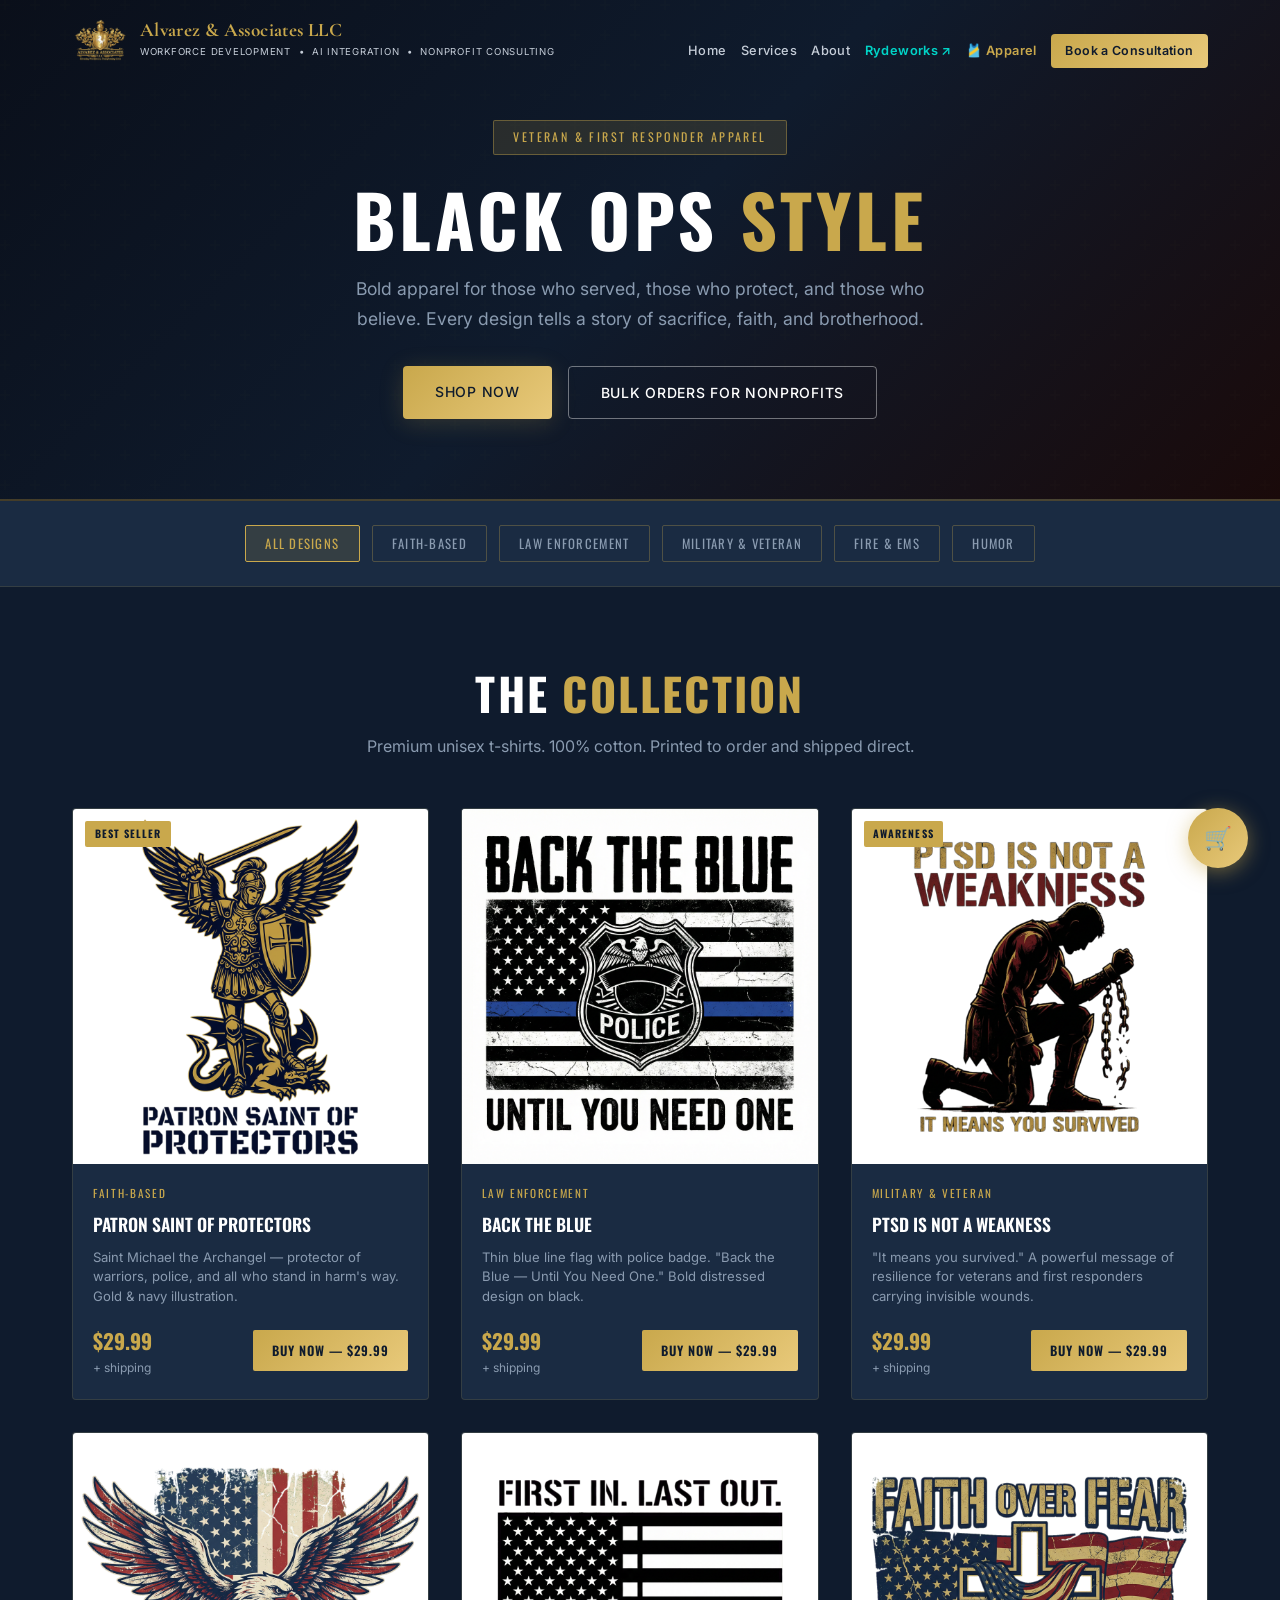
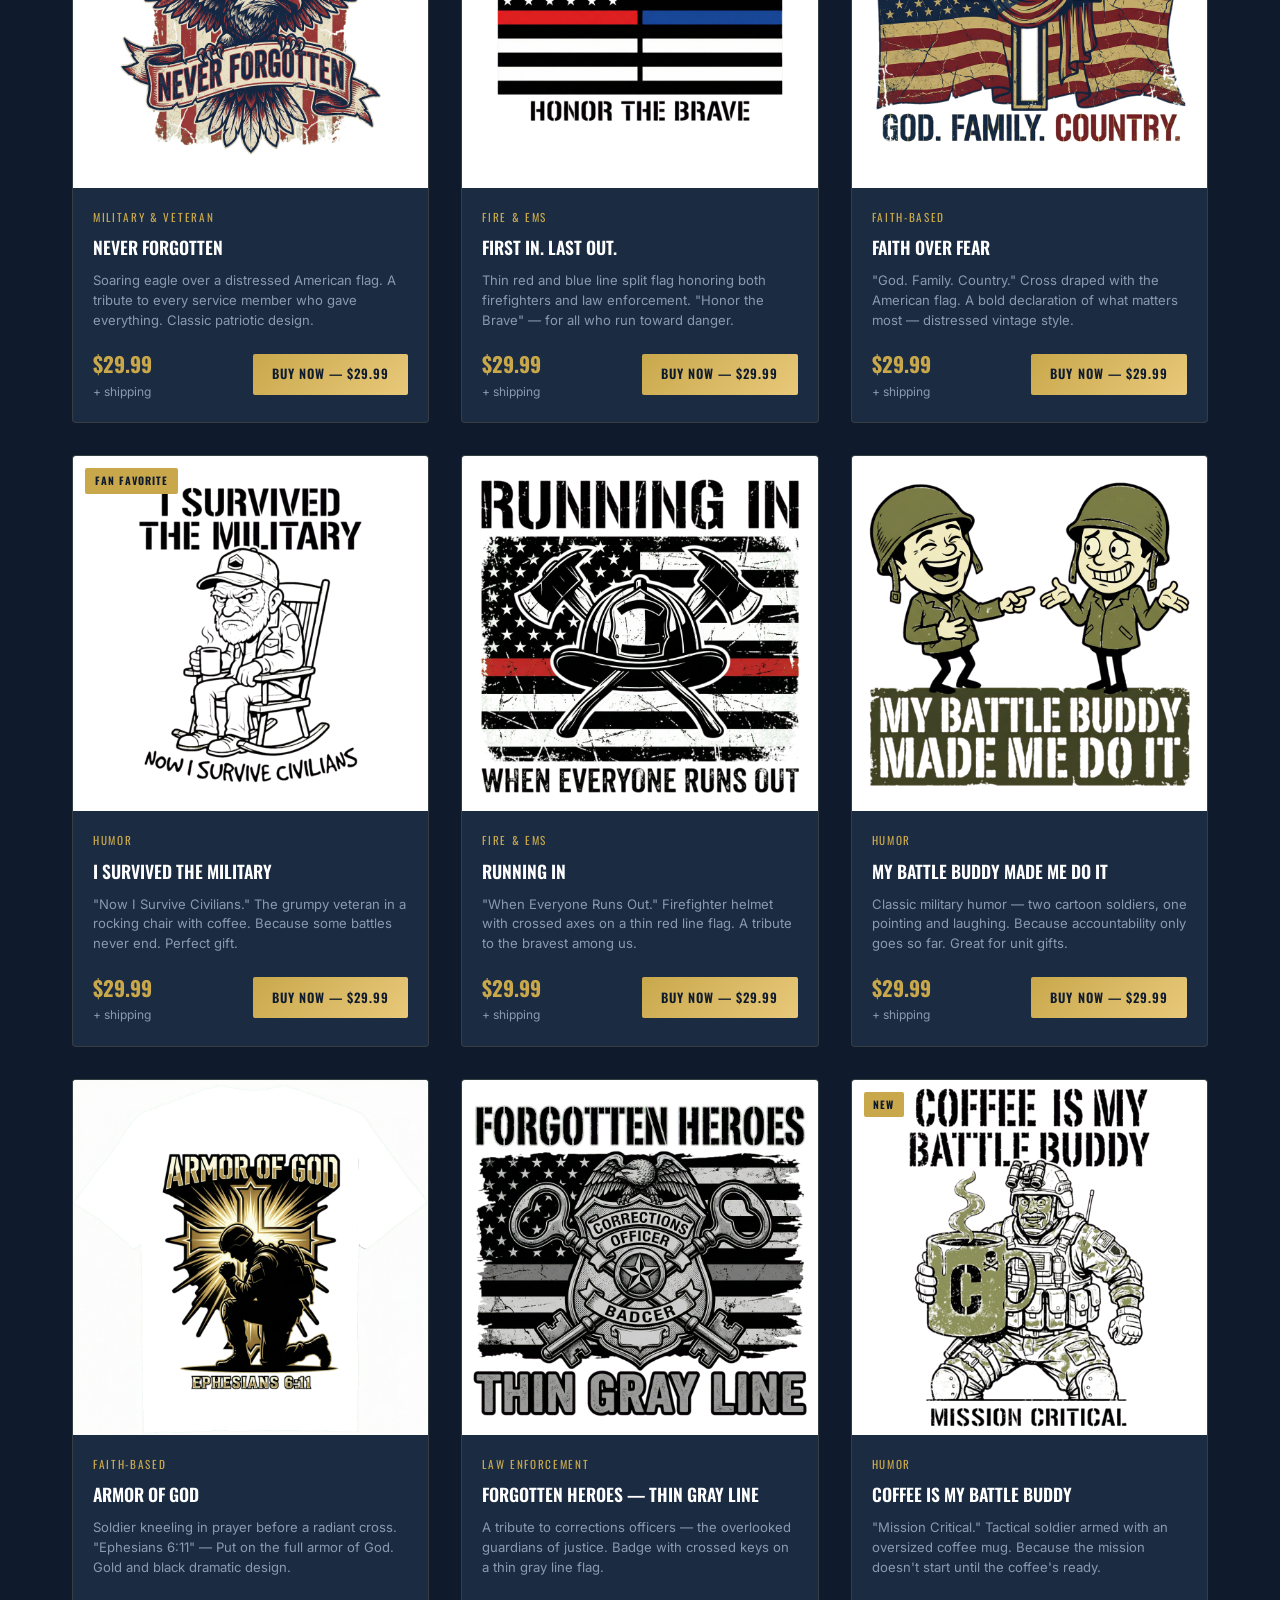
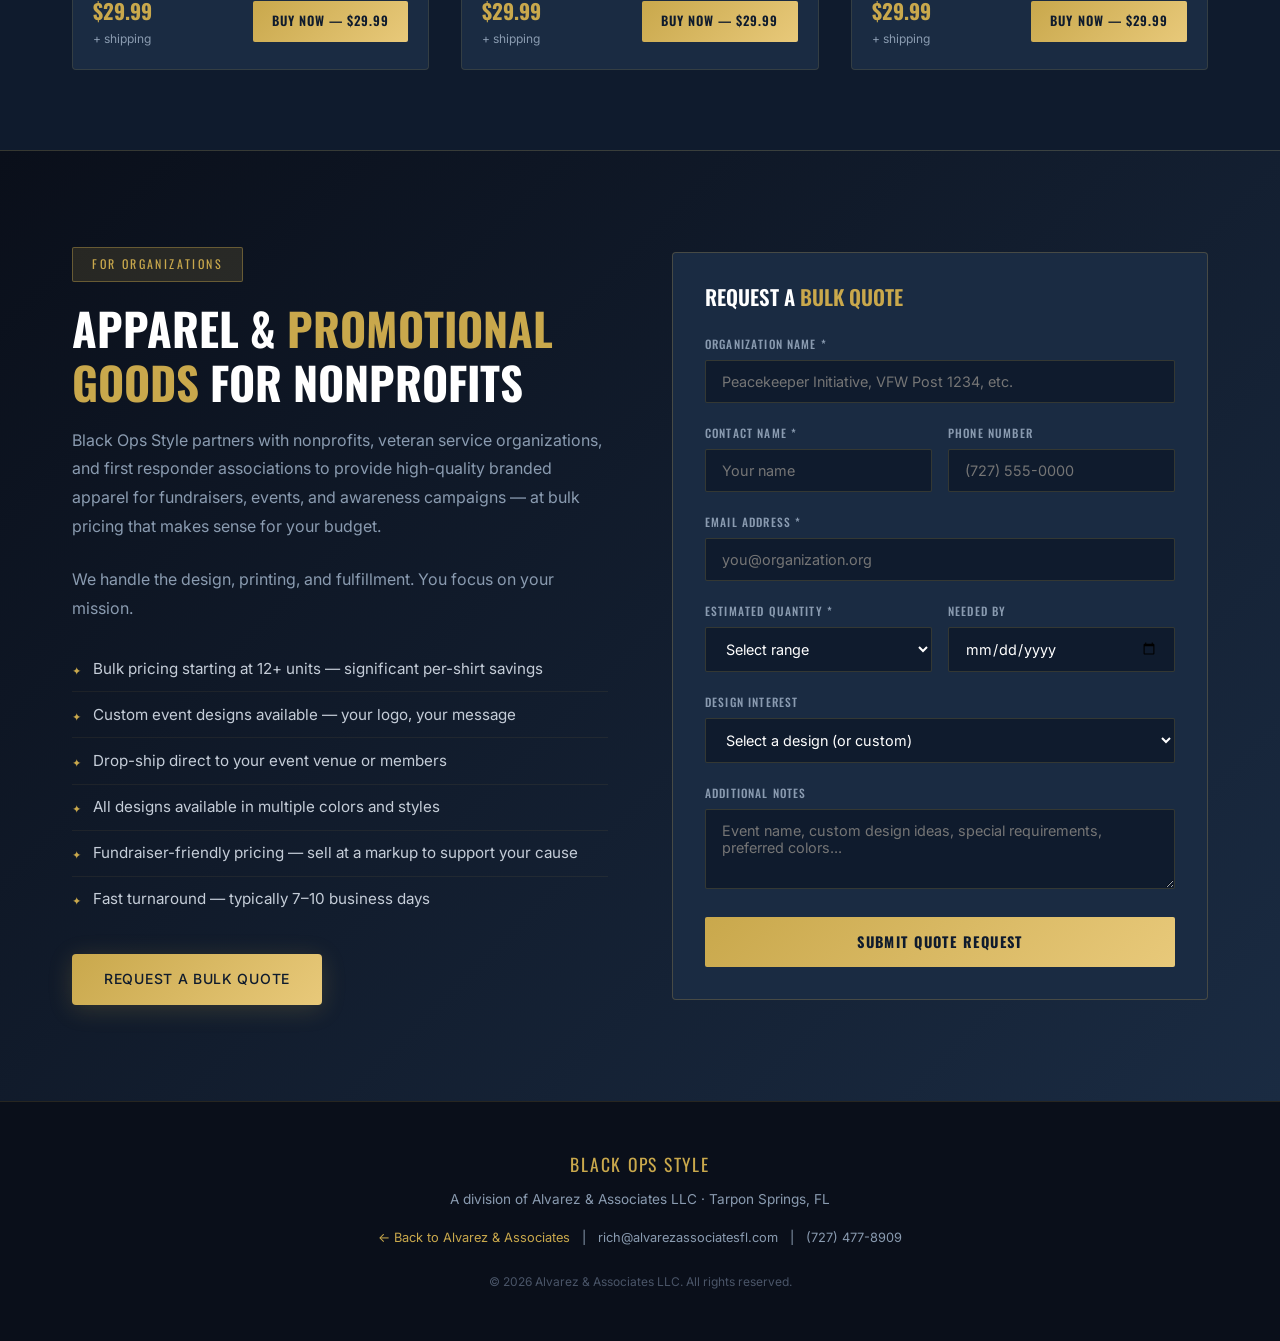
<file: apparel.html>
<!DOCTYPE html>
<html lang="en">
<head>
  <meta charset="UTF-8" />
  <meta name="viewport" content="width=device-width, initial-scale=1.0" />
  <title>Black Ops Style | Veteran & First Responder Apparel | Alvarez & Associates</title>
  <meta name="description" content="Black Ops Style — premium veteran and first responder apparel. Patriotic t-shirts honoring military, police, firefighters, and corrections officers. Bulk orders for nonprofits and events." />
  <meta name="keywords" content="veteran apparel, first responder shirts, patriotic t-shirts, back the blue, thin blue line, St Michael, military humor, nonprofit bulk apparel, Florida" />
  <link rel="canonical" href="https://alvarezassociatesfl.com/apparel.html" />
  <link rel="preconnect" href="https://fonts.googleapis.com" />
  <link rel="preconnect" href="https://fonts.gstatic.com" crossorigin />
  <link href="https://fonts.googleapis.com/css2?family=Cormorant+Garamond:wght@400;500;600;700&family=Inter:wght@300;400;500;600&family=Oswald:wght@400;500;600;700&display=swap" rel="stylesheet" />
  <link rel="stylesheet" href="styles.css?v=12" />
  <style>
    /* ===========================
       BLACK OPS STYLE — PAGE STYLES
       =========================== */

    /* Tactical dark overlay for hero */
    .bos-hero {
      background: linear-gradient(135deg, #0a0f1a 0%, #0F1B2D 50%, #1a0a0a 100%);
      padding: 120px 0 80px;
      text-align: center;
      position: relative;
      overflow: hidden;
      border-bottom: 2px solid rgba(201,168,76,0.3);
    }
    .bos-hero::before {
      content: '';
      position: absolute;
      inset: 0;
      background: url("data:image/svg+xml,%3Csvg width='60' height='60' viewBox='0 0 60 60' xmlns='http://www.w3.org/2000/svg'%3E%3Cg fill='none' fill-rule='evenodd'%3E%3Cg fill='%23C9A84C' fill-opacity='0.03'%3E%3Cpath d='M36 34v-4h-2v4h-4v2h4v4h2v-4h4v-2h-4zm0-30V0h-2v4h-4v2h4v4h2V6h4V4h-4zM6 34v-4H4v4H0v2h4v4h2v-4h4v-2H6zM6 4V0H4v4H0v2h4v4h2V6h4V4H6z'/%3E%3C/g%3E%3C/g%3E%3C/svg%3E");
      opacity: 0.4;
    }
    .bos-hero-badge {
      display: inline-block;
      background: rgba(201,168,76,0.15);
      border: 1px solid rgba(201,168,76,0.4);
      color: #C9A84C;
      font-family: 'Oswald', sans-serif;
      font-size: 0.75rem;
      letter-spacing: 0.2em;
      text-transform: uppercase;
      padding: 0.4rem 1.2rem;
      border-radius: 2px;
      margin-bottom: 1.5rem;
    }
    .bos-hero h1 {
      font-family: 'Oswald', sans-serif;
      font-size: clamp(2.5rem, 6vw, 4.5rem);
      font-weight: 700;
      text-transform: uppercase;
      letter-spacing: 0.05em;
      color: #fff;
      line-height: 1.1;
      margin-bottom: 0.5rem;
    }
    .bos-hero h1 span { color: #C9A84C; }
    .bos-hero p {
      font-size: 1.1rem;
      color: #8A9BB0;
      max-width: 600px;
      margin: 1rem auto 2rem;
    }
    .bos-hero-ctas {
      display: flex;
      gap: 1rem;
      justify-content: center;
      flex-wrap: wrap;
    }

    /* Category filter tabs */
    .bos-filters {
      background: #1A2B42;
      padding: 1.5rem 0;
      border-bottom: 1px solid rgba(201,168,76,0.15);
      position: sticky;
      top: 70px;
      z-index: 100;
    }
    .bos-filters-inner {
      display: flex;
      gap: 0.75rem;
      justify-content: center;
      flex-wrap: wrap;
      padding: 0 1rem;
    }
    .filter-btn {
      background: transparent;
      border: 1px solid rgba(201,168,76,0.3);
      color: #8A9BB0;
      font-family: 'Oswald', sans-serif;
      font-size: 0.8rem;
      letter-spacing: 0.1em;
      text-transform: uppercase;
      padding: 0.5rem 1.2rem;
      border-radius: 2px;
      cursor: pointer;
      transition: all 0.2s;
    }
    .filter-btn:hover, .filter-btn.active {
      background: rgba(201,168,76,0.15);
      border-color: #C9A84C;
      color: #C9A84C;
    }

    /* Product grid */
    .bos-shop {
      padding: 5rem 0;
      background: #0F1B2D;
    }
    .bos-section-label {
      text-align: center;
      margin-bottom: 3rem;
    }
    .bos-section-label h2 {
      font-family: 'Oswald', sans-serif;
      font-size: clamp(1.8rem, 4vw, 2.8rem);
      font-weight: 700;
      text-transform: uppercase;
      letter-spacing: 0.05em;
      color: #fff;
    }
    .bos-section-label h2 span { color: #C9A84C; }
    .bos-section-label p { color: #8A9BB0; margin-top: 0.75rem; }

    .product-grid {
      display: grid;
      grid-template-columns: repeat(auto-fill, minmax(280px, 1fr));
      gap: 2rem;
    }
    .product-card {
      background: #1A2B42;
      border: 1px solid rgba(201,168,76,0.15);
      border-radius: 4px;
      overflow: hidden;
      transition: transform 0.3s, box-shadow 0.3s, border-color 0.3s;
      cursor: pointer;
    }
    .product-card:hover {
      transform: translateY(-6px);
      box-shadow: 0 12px 40px rgba(0,0,0,0.4);
      border-color: rgba(201,168,76,0.4);
    }
    .product-img-wrap {
      position: relative;
      background: #fff;
      aspect-ratio: 1/1;
      overflow: hidden;
    }
    .product-img-wrap img {
      width: 100%;
      height: 100%;
      object-fit: cover;
      transition: transform 0.4s;
    }
    .product-card:hover .product-img-wrap img {
      transform: scale(1.04);
    }
    .product-badge {
      position: absolute;
      top: 12px;
      left: 12px;
      background: #C9A84C;
      color: #0F1B2D;
      font-family: 'Oswald', sans-serif;
      font-size: 0.65rem;
      font-weight: 700;
      letter-spacing: 0.1em;
      text-transform: uppercase;
      padding: 0.25rem 0.6rem;
      border-radius: 2px;
    }
    .product-info {
      padding: 1.25rem;
    }
    .product-category {
      font-size: 0.7rem;
      font-family: 'Oswald', sans-serif;
      letter-spacing: 0.15em;
      text-transform: uppercase;
      color: #C9A84C;
      margin-bottom: 0.4rem;
    }
    .product-name {
      font-family: 'Oswald', sans-serif;
      font-size: 1.1rem;
      font-weight: 600;
      color: #fff;
      margin-bottom: 0.5rem;
      text-transform: uppercase;
    }
    .product-desc {
      font-size: 0.82rem;
      color: #8A9BB0;
      line-height: 1.5;
      margin-bottom: 1rem;
    }
    .product-footer {
      display: flex;
      align-items: center;
      justify-content: space-between;
      gap: 0.5rem;
    }
    .product-price {
      font-family: 'Oswald', sans-serif;
      font-size: 1.3rem;
      font-weight: 700;
      color: #C9A84C;
    }
    .product-price span {
      font-size: 0.75rem;
      color: #8A9BB0;
      font-weight: 400;
      display: block;
      font-family: 'Inter', sans-serif;
    }
    .btn-add {
      background: linear-gradient(135deg, #C9A84C, #E8C97A);
      color: #0F1B2D;
      border: none;
      font-family: 'Oswald', sans-serif;
      font-size: 0.8rem;
      font-weight: 600;
      letter-spacing: 0.08em;
      text-transform: uppercase;
      padding: 0.6rem 1.2rem;
      border-radius: 2px;
      cursor: pointer;
      transition: all 0.2s;
      white-space: nowrap;
    }
    .btn-add:hover {
      background: linear-gradient(135deg, #E8C97A, #C9A84C);
      transform: translateY(-1px);
    }

    /* Size selector modal */
    .modal-overlay {
      display: none;
      position: fixed;
      inset: 0;
      background: rgba(0,0,0,0.8);
      z-index: 1000;
      align-items: center;
      justify-content: center;
      padding: 1rem;
    }
    .modal-overlay.open { display: flex; }
    .modal {
      background: #1A2B42;
      border: 1px solid rgba(201,168,76,0.3);
      border-radius: 4px;
      padding: 2rem;
      max-width: 480px;
      width: 100%;
      position: relative;
    }
    .modal-close {
      position: absolute;
      top: 1rem; right: 1rem;
      background: none; border: none;
      color: #8A9BB0; font-size: 1.5rem;
      cursor: pointer; line-height: 1;
    }
    .modal-close:hover { color: #fff; }
    .modal h3 {
      font-family: 'Oswald', sans-serif;
      font-size: 1.3rem;
      text-transform: uppercase;
      color: #fff;
      margin-bottom: 0.25rem;
    }
    .modal-price { color: #C9A84C; font-family: 'Oswald', sans-serif; font-size: 1.1rem; margin-bottom: 1.5rem; }
    .modal label {
      display: block;
      font-size: 0.75rem;
      letter-spacing: 0.1em;
      text-transform: uppercase;
      color: #8A9BB0;
      margin-bottom: 0.5rem;
      font-family: 'Oswald', sans-serif;
    }
    .size-grid {
      display: grid;
      grid-template-columns: repeat(6, 1fr);
      gap: 0.5rem;
      margin-bottom: 1.25rem;
    }
    .size-btn {
      background: #0F1B2D;
      border: 1px solid rgba(201,168,76,0.3);
      color: #C5CDD8;
      font-family: 'Oswald', sans-serif;
      font-size: 0.8rem;
      padding: 0.5rem;
      border-radius: 2px;
      cursor: pointer;
      transition: all 0.2s;
      text-align: center;
    }
    .size-btn:hover, .size-btn.selected {
      background: rgba(201,168,76,0.2);
      border-color: #C9A84C;
      color: #C9A84C;
    }
    .qty-row {
      display: flex;
      align-items: center;
      gap: 0.75rem;
      margin-bottom: 1.5rem;
    }
    .qty-btn {
      background: #0F1B2D;
      border: 1px solid rgba(201,168,76,0.3);
      color: #fff;
      width: 36px; height: 36px;
      border-radius: 2px;
      font-size: 1.2rem;
      cursor: pointer;
      display: flex; align-items: center; justify-content: center;
    }
    .qty-display {
      font-family: 'Oswald', sans-serif;
      font-size: 1.1rem;
      color: #fff;
      min-width: 2rem;
      text-align: center;
    }
    .btn-confirm {
      width: 100%;
      background: linear-gradient(135deg, #C9A84C, #E8C97A);
      color: #0F1B2D;
      border: none;
      font-family: 'Oswald', sans-serif;
      font-size: 0.9rem;
      font-weight: 700;
      letter-spacing: 0.1em;
      text-transform: uppercase;
      padding: 0.9rem;
      border-radius: 2px;
      cursor: pointer;
      transition: all 0.2s;
    }
    .btn-confirm:hover { opacity: 0.9; transform: translateY(-1px); }

    /* Cart drawer */
    .cart-fab {
      position: fixed;
      bottom: 2rem;
      right: 2rem;
      background: linear-gradient(135deg, #C9A84C, #E8C97A);
      color: #0F1B2D;
      border: none;
      border-radius: 50%;
      width: 60px; height: 60px;
      font-size: 1.4rem;
      cursor: pointer;
      box-shadow: 0 4px 20px rgba(201,168,76,0.5);
      z-index: 500;
      display: flex; align-items: center; justify-content: center;
      transition: transform 0.2s;
    }
    .cart-fab:hover { transform: scale(1.1); }
    .cart-count {
      position: absolute;
      top: -4px; right: -4px;
      background: #e74c3c;
      color: #fff;
      border-radius: 50%;
      width: 22px; height: 22px;
      font-size: 0.7rem;
      font-weight: 700;
      display: flex; align-items: center; justify-content: center;
      display: none;
    }
    .cart-drawer {
      position: fixed;
      top: 0; right: -420px;
      width: 400px;
      height: 100vh;
      background: #1A2B42;
      border-left: 1px solid rgba(201,168,76,0.3);
      z-index: 600;
      transition: right 0.3s ease;
      display: flex;
      flex-direction: column;
      overflow: hidden;
    }
    .cart-drawer.open { right: 0; }
    .cart-header {
      padding: 1.5rem;
      border-bottom: 1px solid rgba(201,168,76,0.2);
      display: flex;
      align-items: center;
      justify-content: space-between;
    }
    .cart-header h3 {
      font-family: 'Oswald', sans-serif;
      font-size: 1.2rem;
      text-transform: uppercase;
      color: #fff;
    }
    .cart-close {
      background: none; border: none;
      color: #8A9BB0; font-size: 1.5rem;
      cursor: pointer;
    }
    .cart-close:hover { color: #fff; }
    .cart-items { flex: 1; overflow-y: auto; padding: 1rem 1.5rem; }
    .cart-empty { text-align: center; color: #8A9BB0; padding: 3rem 0; }
    .cart-item {
      display: flex;
      gap: 1rem;
      padding: 1rem 0;
      border-bottom: 1px solid rgba(201,168,76,0.1);
    }
    .cart-item img { width: 70px; height: 70px; object-fit: cover; border-radius: 2px; background: #fff; }
    .cart-item-info { flex: 1; }
    .cart-item-name { font-family: 'Oswald', sans-serif; font-size: 0.9rem; text-transform: uppercase; color: #fff; }
    .cart-item-meta { font-size: 0.78rem; color: #8A9BB0; margin: 0.2rem 0; }
    .cart-item-price { font-family: 'Oswald', sans-serif; color: #C9A84C; font-size: 0.95rem; }
    .cart-item-remove { background: none; border: none; color: #8A9BB0; cursor: pointer; font-size: 1rem; align-self: flex-start; }
    .cart-item-remove:hover { color: #e74c3c; }
    .cart-footer {
      padding: 1.5rem;
      border-top: 1px solid rgba(201,168,76,0.2);
    }
    .cart-total {
      display: flex;
      justify-content: space-between;
      align-items: center;
      margin-bottom: 1rem;
    }
    .cart-total span:first-child { font-family: 'Oswald', sans-serif; text-transform: uppercase; letter-spacing: 0.1em; color: #8A9BB0; }
    .cart-total-price { font-family: 'Oswald', sans-serif; font-size: 1.4rem; color: #C9A84C; font-weight: 700; }
    .btn-checkout {
      width: 100%;
      background: linear-gradient(135deg, #C9A84C, #E8C97A);
      color: #0F1B2D;
      border: none;
      font-family: 'Oswald', sans-serif;
      font-size: 0.9rem;
      font-weight: 700;
      letter-spacing: 0.1em;
      text-transform: uppercase;
      padding: 1rem;
      border-radius: 2px;
      cursor: pointer;
      margin-bottom: 0.75rem;
      transition: opacity 0.2s;
    }
    .btn-checkout:hover { opacity: 0.9; }
    .cart-note { font-size: 0.75rem; color: #8A9BB0; text-align: center; }

    /* Checkout form */
    .checkout-section {
      display: none;
      padding: 5rem 0;
      background: #0a1220;
    }
    .checkout-section.visible { display: block; }
    .checkout-form {
      max-width: 600px;
      margin: 0 auto;
      background: #1A2B42;
      border: 1px solid rgba(201,168,76,0.2);
      border-radius: 4px;
      padding: 2.5rem;
    }
    .checkout-form h2 {
      font-family: 'Oswald', sans-serif;
      font-size: 1.8rem;
      text-transform: uppercase;
      color: #fff;
      margin-bottom: 2rem;
    }
    .form-row {
      display: grid;
      grid-template-columns: 1fr 1fr;
      gap: 1rem;
    }
    .form-group {
      margin-bottom: 1.25rem;
    }
    .form-group label {
      display: block;
      font-size: 0.75rem;
      letter-spacing: 0.1em;
      text-transform: uppercase;
      color: #8A9BB0;
      margin-bottom: 0.4rem;
      font-family: 'Oswald', sans-serif;
    }
    .form-group input, .form-group select, .form-group textarea {
      width: 100%;
      background: #0F1B2D;
      border: 1px solid rgba(201,168,76,0.25);
      color: #fff;
      padding: 0.75rem 1rem;
      border-radius: 2px;
      font-family: 'Inter', sans-serif;
      font-size: 0.9rem;
      transition: border-color 0.2s;
    }
    .form-group input:focus, .form-group select:focus, .form-group textarea:focus {
      outline: none;
      border-color: #C9A84C;
    }
    .form-group textarea { resize: vertical; min-height: 80px; }
    .checkout-order-summary {
      background: #0F1B2D;
      border: 1px solid rgba(201,168,76,0.15);
      border-radius: 2px;
      padding: 1.25rem;
      margin-bottom: 1.5rem;
    }
    .checkout-order-summary h4 {
      font-family: 'Oswald', sans-serif;
      text-transform: uppercase;
      letter-spacing: 0.1em;
      color: #C9A84C;
      font-size: 0.85rem;
      margin-bottom: 1rem;
    }
    .summary-item {
      display: flex;
      justify-content: space-between;
      font-size: 0.85rem;
      color: #C5CDD8;
      padding: 0.3rem 0;
    }
    .summary-total {
      border-top: 1px solid rgba(201,168,76,0.2);
      margin-top: 0.75rem;
      padding-top: 0.75rem;
      font-family: 'Oswald', sans-serif;
      font-size: 1.1rem;
      color: #C9A84C;
    }
    .payment-note {
      background: rgba(201,168,76,0.08);
      border: 1px solid rgba(201,168,76,0.2);
      border-radius: 2px;
      padding: 1rem;
      font-size: 0.82rem;
      color: #C5CDD8;
      margin-bottom: 1.5rem;
      line-height: 1.6;
    }
    .payment-note strong { color: #C9A84C; }

    /* Nonprofit bulk section */
    .bos-nonprofit {
      padding: 6rem 0;
      background: linear-gradient(135deg, #0a0f1a 0%, #1A2B42 100%);
      border-top: 1px solid rgba(201,168,76,0.2);
    }
    .nonprofit-grid {
      display: grid;
      grid-template-columns: 1fr 1fr;
      gap: 4rem;
      align-items: center;
    }
    .nonprofit-content h2 {
      font-family: 'Oswald', sans-serif;
      font-size: clamp(1.8rem, 3.5vw, 2.8rem);
      font-weight: 700;
      text-transform: uppercase;
      color: #fff;
      margin-bottom: 1rem;
    }
    .nonprofit-content h2 span { color: #C9A84C; }
    .nonprofit-content p { color: #8A9BB0; margin-bottom: 1.5rem; line-height: 1.8; }
    .nonprofit-features {
      list-style: none;
      margin-bottom: 2rem;
    }
    .nonprofit-features li {
      display: flex;
      align-items: flex-start;
      gap: 0.75rem;
      padding: 0.6rem 0;
      color: #C5CDD8;
      font-size: 0.95rem;
      border-bottom: 1px solid rgba(201,168,76,0.08);
    }
    .nonprofit-features li:last-child { border-bottom: none; }
    .nonprofit-features li::before {
      content: '✦';
      color: #C9A84C;
      font-size: 0.7rem;
      margin-top: 0.35rem;
      flex-shrink: 0;
    }
    .quote-form {
      background: #1A2B42;
      border: 1px solid rgba(201,168,76,0.25);
      border-radius: 4px;
      padding: 2rem;
    }
    .quote-form h3 {
      font-family: 'Oswald', sans-serif;
      font-size: 1.3rem;
      text-transform: uppercase;
      color: #fff;
      margin-bottom: 1.5rem;
    }
    .quote-form .form-group input,
    .quote-form .form-group select,
    .quote-form .form-group textarea {
      background: #0F1B2D;
      border: 1px solid rgba(201,168,76,0.2);
      color: #fff;
      padding: 0.75rem 1rem;
      width: 100%;
      border-radius: 2px;
      font-family: 'Inter', sans-serif;
      font-size: 0.9rem;
    }
    .quote-form .form-group input:focus,
    .quote-form .form-group select:focus,
    .quote-form .form-group textarea:focus {
      outline: none;
      border-color: #C9A84C;
    }
    .quote-form .form-group label {
      display: block;
      font-size: 0.72rem;
      letter-spacing: 0.1em;
      text-transform: uppercase;
      color: #8A9BB0;
      margin-bottom: 0.4rem;
      font-family: 'Oswald', sans-serif;
    }

    /* Toast */
    .toast {
      position: fixed;
      bottom: 6rem;
      right: 2rem;
      background: #1A2B42;
      border: 1px solid #C9A84C;
      color: #fff;
      padding: 1rem 1.5rem;
      border-radius: 4px;
      font-size: 0.9rem;
      z-index: 700;
      transform: translateY(100px);
      opacity: 0;
      transition: all 0.3s;
      max-width: 300px;
    }
    .toast.show { transform: translateY(0); opacity: 1; }
    .toast strong { color: #C9A84C; display: block; margin-bottom: 0.2rem; }

    /* Success screen */
    .order-success {
      display: none;
      text-align: center;
      padding: 5rem 0;
    }
    .order-success.visible { display: block; }
    .success-icon { font-size: 4rem; margin-bottom: 1rem; }
    .order-success h2 {
      font-family: 'Oswald', sans-serif;
      font-size: 2rem;
      text-transform: uppercase;
      color: #C9A84C;
      margin-bottom: 1rem;
    }
    .order-success p { color: #8A9BB0; max-width: 500px; margin: 0 auto 2rem; }

    @media (max-width: 768px) {
      .nonprofit-grid { grid-template-columns: 1fr; gap: 2rem; }
      .form-row { grid-template-columns: 1fr; }
      .cart-drawer { width: 100%; right: -100%; }
      .product-grid { grid-template-columns: repeat(auto-fill, minmax(240px, 1fr)); }
    }
  </style>
</head>
<body>

  <!-- NAVIGATION (same as main site) -->
  <nav class="navbar" id="navbar">
    <div class="nav-container">
      <a href="index.html" class="nav-logo">
        <img src="AlvarezandAssoc.GoldLogoTransparent.png" alt="Alvarez & Associates LLC" class="logo-crest" />
        <div class="logo-text">
          <span class="logo-name">Alvarez &amp; Associates LLC</span>
          <span class="logo-sub">Workforce Development &nbsp;&bull;&nbsp; AI Integration &nbsp;&bull;&nbsp; Nonprofit Consulting</span>
        </div>
      </a>
      <button class="nav-toggle" id="navToggle" aria-label="Toggle navigation">
        <span></span><span></span><span></span>
      </button>
      <ul class="nav-links" id="navLinks">
        <li><a href="index.html">Home</a></li>
        <li><a href="index.html#services">Services</a></li>
        <li><a href="index.html#about">About</a></li>
        <li><a href="https://rydeworks.com" target="_blank" style="color:#00D4C8;font-weight:600;white-space:nowrap">Rydeworks ↗</a></li>
        <li><a href="apparel.html" style="color:#C9A84C;font-weight:600;white-space:nowrap">🎽 Apparel</a></li>
        <li><a href="https://cal.com/rich-alvarez-x7b4oz/free-discovery-call" target="_blank" class="nav-cta" style="white-space:nowrap">Book a Consultation</a></li>
      </ul>
    </div>
  </nav>

  <!-- HERO -->
  <section class="bos-hero">
    <div class="container" style="position:relative;z-index:1">
      <div class="bos-hero-badge">Veteran &amp; First Responder Apparel</div>
      <h1>Black Ops <span>Style</span></h1>
      <p>Bold apparel for those who served, those who protect, and those who believe. Every design tells a story of sacrifice, faith, and brotherhood.</p>
      <div class="bos-hero-ctas">
        <a href="#shop" class="btn btn-gold">Shop Now</a>
        <a href="#nonprofit" class="btn btn-outline">Bulk Orders for Nonprofits</a>
      </div>
    </div>
  </section>

  <!-- CATEGORY FILTERS -->
  <div class="bos-filters">
    <div class="bos-filters-inner">
      <button class="filter-btn active" data-filter="all">All Designs</button>
      <button class="filter-btn" data-filter="faith">Faith-Based</button>
      <button class="filter-btn" data-filter="law-enforcement">Law Enforcement</button>
      <button class="filter-btn" data-filter="military">Military &amp; Veteran</button>
      <button class="filter-btn" data-filter="fire">Fire &amp; EMS</button>
      <button class="filter-btn" data-filter="humor">Humor</button>
    </div>
  </div>

  <!-- SHOP -->
  <section class="bos-shop" id="shop">
    <div class="container">
      <div class="bos-section-label">
        <h2>The <span>Collection</span></h2>
        <p>Premium unisex t-shirts. 100% cotton. Printed to order and shipped direct.</p>
      </div>
      <div class="product-grid" id="productGrid">

        <!-- Product 1: St. Michael -->
        <div class="product-card" data-category="faith">
          <div class="product-img-wrap">
            <img src="apparel-images/st-michael.png" alt="Patron Saint of Protectors Shirt" loading="lazy" />
            <span class="product-badge">Best Seller</span>
          </div>
          <div class="product-info">
            <div class="product-category">Faith-Based</div>
            <div class="product-name">Patron Saint of Protectors</div>
            <div class="product-desc">Saint Michael the Archangel — protector of warriors, police, and all who stand in harm's way. Gold &amp; navy illustration.</div>
            <div class="product-footer">
              <div class="product-price">$29.99 <span>+ shipping</span></div>
              <a class="btn-add" href="https://buy.stripe.com/test_7sY6oI29D1pW0e11zl0sU00" target="_blank">Buy Now — $29.99</a>
            </div>
          </div>
        </div>

        <!-- Product 2: Back the Blue -->
        <div class="product-card" data-category="law-enforcement">
          <div class="product-img-wrap">
            <img src="apparel-images/back-the-blue.png" alt="Back the Blue Shirt" loading="lazy" />
          </div>
          <div class="product-info">
            <div class="product-category">Law Enforcement</div>
            <div class="product-name">Back the Blue</div>
            <div class="product-desc">Thin blue line flag with police badge. "Back the Blue — Until You Need One." Bold distressed design on black.</div>
            <div class="product-footer">
              <div class="product-price">$29.99 <span>+ shipping</span></div>
              <a class="btn-add" href="https://buy.stripe.com/test_dRmbJ229D2u09OB3Ht0sU01" target="_blank">Buy Now — $29.99</a>
            </div>
          </div>
        </div>

        <!-- Product 3: PTSD -->
        <div class="product-card" data-category="military">
          <div class="product-img-wrap">
            <img src="apparel-images/ptsd-strength.png" alt="PTSD Is Not a Weakness Shirt" loading="lazy" />
            <span class="product-badge">Awareness</span>
          </div>
          <div class="product-info">
            <div class="product-category">Military &amp; Veteran</div>
            <div class="product-name">PTSD Is Not a Weakness</div>
            <div class="product-desc">"It means you survived." A powerful message of resilience for veterans and first responders carrying invisible wounds.</div>
            <div class="product-footer">
              <div class="product-price">$29.99 <span>+ shipping</span></div>
              <a class="btn-add" href="https://buy.stripe.com/test_aFaaEY8y10lSd0Na5R0sU02" target="_blank">Buy Now — $29.99</a>
            </div>
          </div>
        </div>

        <!-- Product 4: Never Forgotten -->
        <div class="product-card" data-category="military">
          <div class="product-img-wrap">
            <img src="apparel-images/never-forgotten.png" alt="Never Forgotten Veteran Shirt" loading="lazy" />
          </div>
          <div class="product-info">
            <div class="product-category">Military &amp; Veteran</div>
            <div class="product-name">Never Forgotten</div>
            <div class="product-desc">Soaring eagle over a distressed American flag. A tribute to every service member who gave everything. Classic patriotic design.</div>
            <div class="product-footer">
              <div class="product-price">$29.99 <span>+ shipping</span></div>
              <a class="btn-add" href="https://buy.stripe.com/test_eVq3cw5lP8So3qd0vh0sU03" target="_blank">Buy Now — $29.99</a>
            </div>
          </div>
        </div>

        <!-- Product 5: First In Last Out -->
        <div class="product-card" data-category="fire">
          <div class="product-img-wrap">
            <img src="apparel-images/first-responder.png" alt="First In Last Out First Responder Shirt" loading="lazy" />
          </div>
          <div class="product-info">
            <div class="product-category">Fire &amp; EMS</div>
            <div class="product-name">First In. Last Out.</div>
            <div class="product-desc">Thin red and blue line split flag honoring both firefighters and law enforcement. "Honor the Brave" — for all who run toward danger.</div>
            <div class="product-footer">
              <div class="product-price">$29.99 <span>+ shipping</span></div>
              <a class="btn-add" href="https://buy.stripe.com/test_dRm5kEeWp0lSgcZcdZ0sU04" target="_blank">Buy Now — $29.99</a>
            </div>
          </div>
        </div>

        <!-- Product 6: Faith Over Fear -->
        <div class="product-card" data-category="faith">
          <div class="product-img-wrap">
            <img src="apparel-images/god-guns-glory.png" alt="Faith Over Fear Shirt" loading="lazy" />
          </div>
          <div class="product-info">
            <div class="product-category">Faith-Based</div>
            <div class="product-name">Faith Over Fear</div>
            <div class="product-desc">"God. Family. Country." Cross draped with the American flag. A bold declaration of what matters most — distressed vintage style.</div>
            <div class="product-footer">
              <div class="product-price">$29.99 <span>+ shipping</span></div>
              <a class="btn-add" href="https://buy.stripe.com/test_5kQ00k01v3y4e4R7XJ0sU05" target="_blank">Buy Now — $29.99</a>
            </div>
          </div>
        </div>

        <!-- Product 7: Survived the Military -->
        <div class="product-card" data-category="humor">
          <div class="product-img-wrap">
            <img src="apparel-images/veteran-humor.png" alt="I Survived the Military Funny Shirt" loading="lazy" />
            <span class="product-badge">Fan Favorite</span>
          </div>
          <div class="product-info">
            <div class="product-category">Humor</div>
            <div class="product-name">I Survived the Military</div>
            <div class="product-desc">"Now I Survive Civilians." The grumpy veteran in a rocking chair with coffee. Because some battles never end. Perfect gift.</div>
            <div class="product-footer">
              <div class="product-price">$29.99 <span>+ shipping</span></div>
              <a class="btn-add" href="https://buy.stripe.com/test_00w14o8y1fgM9OBguf0sU06" target="_blank">Buy Now — $29.99</a>
            </div>
          </div>
        </div>

        <!-- Product 8: Running In -->
        <div class="product-card" data-category="fire">
          <div class="product-img-wrap">
            <img src="apparel-images/thin-red-line.png" alt="Running In Firefighter Shirt" loading="lazy" />
          </div>
          <div class="product-info">
            <div class="product-category">Fire &amp; EMS</div>
            <div class="product-name">Running In</div>
            <div class="product-desc">"When Everyone Runs Out." Firefighter helmet with crossed axes on a thin red line flag. A tribute to the bravest among us.</div>
            <div class="product-footer">
              <div class="product-price">$29.99 <span>+ shipping</span></div>
              <a class="btn-add" href="https://buy.stripe.com/test_fZubJ2bKdecIgcZdi30sU07" target="_blank">Buy Now — $29.99</a>
            </div>
          </div>
        </div>

        <!-- Product 9: Battle Buddy -->
        <div class="product-card" data-category="humor">
          <div class="product-img-wrap">
            <img src="apparel-images/battle-buddy.png" alt="My Battle Buddy Made Me Do It Shirt" loading="lazy" />
          </div>
          <div class="product-info">
            <div class="product-category">Humor</div>
            <div class="product-name">My Battle Buddy Made Me Do It</div>
            <div class="product-desc">Classic military humor — two cartoon soldiers, one pointing and laughing. Because accountability only goes so far. Great for unit gifts.</div>
            <div class="product-footer">
              <div class="product-price">$29.99 <span>+ shipping</span></div>
              <a class="btn-add" href="https://buy.stripe.com/test_bJecN66pT9Ws4uhguf0sU08" target="_blank">Buy Now — $29.99</a>
            </div>
          </div>
        </div>

        <!-- Product 10: Armor of God -->
        <div class="product-card" data-category="faith">
          <div class="product-img-wrap">
            <img src="apparel-images/warrior-faith.png" alt="Armor of God Shirt" loading="lazy" />
          </div>
          <div class="product-info">
            <div class="product-category">Faith-Based</div>
            <div class="product-name">Armor of God</div>
            <div class="product-desc">Soldier kneeling in prayer before a radiant cross. "Ephesians 6:11" — Put on the full armor of God. Gold and black dramatic design.</div>
            <div class="product-footer">
              <div class="product-price">$29.99 <span>+ shipping</span></div>
              <a class="btn-add" href="https://buy.stripe.com/test_14A3cw15zecIf8VcdZ0sU09" target="_blank">Buy Now — $29.99</a>
            </div>
          </div>
        </div>

        <!-- Product 11: Thin Gray Line -->
        <div class="product-card" data-category="law-enforcement">
          <div class="product-img-wrap">
            <img src="apparel-images/corrections-officer.png" alt="Forgotten Heroes Corrections Officer Shirt" loading="lazy" />
          </div>
          <div class="product-info">
            <div class="product-category">Law Enforcement</div>
            <div class="product-name">Forgotten Heroes — Thin Gray Line</div>
            <div class="product-desc">A tribute to corrections officers — the overlooked guardians of justice. Badge with crossed keys on a thin gray line flag.</div>
            <div class="product-footer">
              <div class="product-price">$29.99 <span>+ shipping</span></div>
              <a class="btn-add" href="https://buy.stripe.com/test_fZu3cw7tX2u09OB2Dp0sU0a" target="_blank">Buy Now — $29.99</a>
            </div>
          </div>
        </div>

        <!-- Product 12: Coffee is My Battle Buddy -->
        <div class="product-card" data-category="humor">
          <div class="product-img-wrap">
            <img src="apparel-images/coffee-is-ops.png" alt="Coffee Is My Battle Buddy Shirt" loading="lazy" />
            <span class="product-badge">New</span>
          </div>
          <div class="product-info">
            <div class="product-category">Humor</div>
            <div class="product-name">Coffee Is My Battle Buddy</div>
            <div class="product-desc">"Mission Critical." Tactical soldier armed with an oversized coffee mug. Because the mission doesn't start until the coffee's ready.</div>
            <div class="product-footer">
              <div class="product-price">$29.99 <span>+ shipping</span></div>
              <a class="btn-add" href="https://buy.stripe.com/test_5kQ7sMeWp9Ws2m97XJ0sU0b" target="_blank">Buy Now — $29.99</a>
            </div>
          </div>
        </div>

      </div>
    </div>
  </section>

  <!-- NONPROFIT BULK ORDER SECTION -->
  <section class="bos-nonprofit" id="nonprofit">
    <div class="container">
      <div class="nonprofit-grid">
        <div class="nonprofit-content">
          <div class="bos-hero-badge" style="margin-bottom:1.25rem">For Organizations</div>
          <h2>Apparel &amp; <span>Promotional Goods</span> for Nonprofits</h2>
          <p>Black Ops Style partners with nonprofits, veteran service organizations, and first responder associations to provide high-quality branded apparel for fundraisers, events, and awareness campaigns — at bulk pricing that makes sense for your budget.</p>
          <p>We handle the design, printing, and fulfillment. You focus on your mission.</p>
          <ul class="nonprofit-features">
            <li>Bulk pricing starting at 12+ units — significant per-shirt savings</li>
            <li>Custom event designs available — your logo, your message</li>
            <li>Drop-ship direct to your event venue or members</li>
            <li>All designs available in multiple colors and styles</li>
            <li>Fundraiser-friendly pricing — sell at a markup to support your cause</li>
            <li>Fast turnaround — typically 7–10 business days</li>
          </ul>
          <a href="#quote-form" class="btn btn-gold">Request a Bulk Quote</a>
        </div>
        <div class="quote-form" id="quote-form">
          <h3>Request a <span style="color:#C9A84C">Bulk Quote</span></h3>
          <form id="bulkQuoteForm" onsubmit="submitBulkQuote(event)">
            <div class="form-group">
              <label>Organization Name *</label>
              <input type="text" name="org" required placeholder="Peacekeeper Initiative, VFW Post 1234, etc." />
            </div>
            <div class="form-row">
              <div class="form-group">
                <label>Contact Name *</label>
                <input type="text" name="contact" required placeholder="Your name" />
              </div>
              <div class="form-group">
                <label>Phone Number</label>
                <input type="tel" name="phone" placeholder="(727) 555-0000" />
              </div>
            </div>
            <div class="form-group">
              <label>Email Address *</label>
              <input type="email" name="email" required placeholder="you@organization.org" />
            </div>
            <div class="form-row">
              <div class="form-group">
                <label>Estimated Quantity *</label>
                <select name="qty" required>
                  <option value="">Select range</option>
                  <option value="12-24">12–24 shirts</option>
                  <option value="25-49">25–49 shirts</option>
                  <option value="50-99">50–99 shirts</option>
                  <option value="100-249">100–249 shirts</option>
                  <option value="250+">250+ shirts</option>
                </select>
              </div>
              <div class="form-group">
                <label>Needed By</label>
                <input type="date" name="date" />
              </div>
            </div>
            <div class="form-group">
              <label>Design Interest</label>
              <select name="design">
                <option value="">Select a design (or custom)</option>
                <option>Patron Saint of Protectors</option>
                <option>Back the Blue</option>
                <option>PTSD Is Not a Weakness</option>
                <option>Never Forgotten</option>
                <option>First In. Last Out.</option>
                <option>Faith Over Fear</option>
                <option>Armor of God</option>
                <option>Forgotten Heroes — Thin Gray Line</option>
                <option>Running In</option>
                <option>Custom Design (describe below)</option>
                <option>Multiple Designs — see notes</option>
              </select>
            </div>
            <div class="form-group">
              <label>Additional Notes</label>
              <textarea name="notes" placeholder="Event name, custom design ideas, special requirements, preferred colors..."></textarea>
            </div>
            <button type="submit" class="btn-confirm">Submit Quote Request</button>
          </form>
        </div>
      </div>
    </div>
  </section>

  <!-- SIZE SELECTOR MODAL -->
  <div class="modal-overlay" id="sizeModal">
    <div class="modal">
      <button class="modal-close" onclick="closeModal()">×</button>
      <h3 id="modalProductName">Product Name</h3>
      <div class="modal-price" id="modalPrice">$29.99</div>
      <label>Select Size</label>
      <div class="size-grid">
        <button class="size-btn" onclick="selectSize(this)">S</button>
        <button class="size-btn" onclick="selectSize(this)">M</button>
        <button class="size-btn" onclick="selectSize(this)">L</button>
        <button class="size-btn" onclick="selectSize(this)">XL</button>
        <button class="size-btn" onclick="selectSize(this)">2XL</button>
        <button class="size-btn" onclick="selectSize(this)">3XL</button>
      </div>
      <label>Quantity</label>
      <div class="qty-row">
        <button class="qty-btn" onclick="changeQty(-1)">−</button>
        <div class="qty-display" id="qtyDisplay">1</div>
        <button class="qty-btn" onclick="changeQty(1)">+</button>
      </div>
      <button class="btn-confirm" onclick="addToCart()">Add to Cart</button>
    </div>
  </div>

  <!-- CART DRAWER -->
  <button class="cart-fab" id="cartFab" onclick="toggleCart()">
    🛒
    <span class="cart-count" id="cartCount">0</span>
  </button>
  <div class="cart-drawer" id="cartDrawer">
    <div class="cart-header">
      <h3>Your Cart</h3>
      <button class="cart-close" onclick="toggleCart()">×</button>
    </div>
    <div class="cart-items" id="cartItems">
      <div class="cart-empty">Your cart is empty.<br/>Add some gear above!</div>
    </div>
    <div class="cart-footer">
      <div class="cart-total">
        <span>Total</span>
        <span class="cart-total-price" id="cartTotalPrice">$0.00</span>
      </div>
      <button class="btn-checkout" onclick="proceedToCheckout()">Proceed to Checkout</button>
      <div class="cart-note">Secure checkout · Ships within 7–10 business days</div>
    </div>
  </div>

  <!-- CHECKOUT SECTION -->
  <section class="checkout-section" id="checkoutSection">
    <div class="container">
      <div class="checkout-form">
        <h2>Complete Your <span style="color:#C9A84C">Order</span></h2>
        <div class="checkout-order-summary" id="checkoutSummary">
          <h4>Order Summary</h4>
        </div>
        <div class="payment-note">
          <strong>How it works:</strong> Submit your order below and we'll send you a payment link via email within 1 business day. Once payment is confirmed, your order goes to print and ships within 7–10 business days via USPS or UPS.
        </div>
        <form id="checkoutForm" onsubmit="submitOrder(event)">
          <div class="form-row">
            <div class="form-group">
              <label>First Name *</label>
              <input type="text" name="firstName" required />
            </div>
            <div class="form-group">
              <label>Last Name *</label>
              <input type="text" name="lastName" required />
            </div>
          </div>
          <div class="form-group">
            <label>Email Address *</label>
            <input type="email" name="email" required />
          </div>
          <div class="form-group">
            <label>Phone Number</label>
            <input type="tel" name="phone" />
          </div>
          <div class="form-group">
            <label>Shipping Address *</label>
            <input type="text" name="address" required placeholder="Street address" />
          </div>
          <div class="form-row">
            <div class="form-group">
              <label>City *</label>
              <input type="text" name="city" required />
            </div>
            <div class="form-group">
              <label>State *</label>
              <input type="text" name="state" required placeholder="FL" maxlength="2" />
            </div>
          </div>
          <div class="form-group">
            <label>ZIP Code *</label>
            <input type="text" name="zip" required maxlength="10" />
          </div>
          <div class="form-group">
            <label>Special Instructions</label>
            <textarea name="notes" placeholder="Gift message, special requests..."></textarea>
          </div>
          <button type="submit" class="btn-confirm">Place Order — We'll Send Payment Link</button>
        </form>
      </div>
      <div class="order-success" id="orderSuccess">
        <div class="success-icon">✅</div>
        <h2>Order Received!</h2>
        <p>Thank you for your order. We'll email you a payment link within 1 business day. Once payment is confirmed, your gear ships in 7–10 business days.</p>
        <p style="color:#C9A84C;font-family:'Oswald',sans-serif;font-size:0.9rem;letter-spacing:0.1em;text-transform:uppercase;margin-bottom:2rem">Questions? Email rich@alvarezassociatesfl.com</p>
        <a href="apparel.html" class="btn btn-gold">Continue Shopping</a>
      </div>
    </div>
  </section>

  <!-- FOOTER -->
  <footer style="background:#0a0f1a;border-top:1px solid rgba(201,168,76,0.15);padding:3rem 0;text-align:center;">
    <div class="container">
      <p style="font-family:'Oswald',sans-serif;font-size:1.1rem;color:#C9A84C;text-transform:uppercase;letter-spacing:0.1em;margin-bottom:0.5rem">Black Ops Style</p>
      <p style="color:#8A9BB0;font-size:0.85rem;margin-bottom:1rem">A division of Alvarez &amp; Associates LLC · Tarpon Springs, FL</p>
      <p style="color:#8A9BB0;font-size:0.8rem">
        <a href="index.html" style="color:#C9A84C">← Back to Alvarez &amp; Associates</a>
        &nbsp;&nbsp;|&nbsp;&nbsp;
        <a href="mailto:rich@alvarezassociatesfl.com" style="color:#8A9BB0">rich@alvarezassociatesfl.com</a>
        &nbsp;&nbsp;|&nbsp;&nbsp;
        <span>(727) 477-8909</span>
      </p>
      <p style="color:#4A5568;font-size:0.75rem;margin-top:1.5rem">© 2026 Alvarez &amp; Associates LLC. All rights reserved.</p>
    </div>
  </footer>

  <!-- TOAST -->
  <div class="toast" id="toast"><strong id="toastTitle"></strong><span id="toastMsg"></span></div>

  <script src="script.js"></script>
  <script>
    // ===========================
    // BLACK OPS STYLE — STORE JS
    // ===========================

    let cart = [];
    let currentProduct = null;
    let currentQty = 1;
    let selectedSize = null;

    // Category filter
    document.querySelectorAll('.filter-btn').forEach(btn => {
      btn.addEventListener('click', () => {
        document.querySelectorAll('.filter-btn').forEach(b => b.classList.remove('active'));
        btn.classList.add('active');
        const filter = btn.dataset.filter;
        document.querySelectorAll('.product-card').forEach(card => {
          card.style.display = (filter === 'all' || card.dataset.category === filter) ? '' : 'none';
        });
      });
    });

    // Modal
    function openModal(name, price, img) {
      currentProduct = { name, price, img };
      currentQty = 1;
      selectedSize = null;
      document.getElementById('modalProductName').textContent = name;
      document.getElementById('modalPrice').textContent = '$' + price.toFixed(2);
      document.getElementById('qtyDisplay').textContent = 1;
      document.querySelectorAll('.size-btn').forEach(b => b.classList.remove('selected'));
      document.getElementById('sizeModal').classList.add('open');
    }
    function closeModal() {
      document.getElementById('sizeModal').classList.remove('open');
    }
    function selectSize(btn) {
      document.querySelectorAll('.size-btn').forEach(b => b.classList.remove('selected'));
      btn.classList.add('selected');
      selectedSize = btn.textContent;
    }
    function changeQty(delta) {
      currentQty = Math.max(1, currentQty + delta);
      document.getElementById('qtyDisplay').textContent = currentQty;
    }
    function addToCart() {
      if (!selectedSize) { showToast('Size Required', 'Please select a size.'); return; }
      cart.push({ ...currentProduct, size: selectedSize, qty: currentQty, id: Date.now() });
      closeModal();
      renderCart();
      showToast('Added to Cart!', currentProduct.name + ' (' + selectedSize + ') × ' + currentQty);
    }

    // Cart
    function toggleCart() {
      document.getElementById('cartDrawer').classList.toggle('open');
    }
    function renderCart() {
      const el = document.getElementById('cartItems');
      const countEl = document.getElementById('cartCount');
      const totalEl = document.getElementById('cartTotalPrice');
      if (cart.length === 0) {
        el.innerHTML = '<div class="cart-empty">Your cart is empty.<br/>Add some gear above!</div>';
        countEl.style.display = 'none';
        totalEl.textContent = '$0.00';
        return;
      }
      let total = 0;
      let html = '';
      cart.forEach(item => {
        total += item.price * item.qty;
        html += `<div class="cart-item">
          <img src="${item.img}" alt="${item.name}" />
          <div class="cart-item-info">
            <div class="cart-item-name">${item.name}</div>
            <div class="cart-item-meta">Size: ${item.size} · Qty: ${item.qty}</div>
            <div class="cart-item-price">$${(item.price * item.qty).toFixed(2)}</div>
          </div>
          <button class="cart-item-remove" onclick="removeFromCart(${item.id})">✕</button>
        </div>`;
      });
      el.innerHTML = html;
      const totalCount = cart.reduce((s, i) => s + i.qty, 0);
      countEl.textContent = totalCount;
      countEl.style.display = 'flex';
      totalEl.textContent = '$' + total.toFixed(2);
    }
    function removeFromCart(id) {
      cart = cart.filter(i => i.id !== id);
      renderCart();
    }

    // Checkout
    function proceedToCheckout() {
      if (cart.length === 0) { showToast('Cart Empty', 'Add items to your cart first.'); return; }
      document.getElementById('cartDrawer').classList.remove('open');
      const section = document.getElementById('checkoutSection');
      section.classList.add('visible');
      // Build summary
      let html = '<h4>Order Summary</h4>';
      let total = 0;
      cart.forEach(item => {
        total += item.price * item.qty;
        html += `<div class="summary-item"><span>${item.name} (${item.size}) ×${item.qty}</span><span>$${(item.price * item.qty).toFixed(2)}</span></div>`;
      });
      html += `<div class="summary-item summary-total"><span>Subtotal</span><span>$${total.toFixed(2)}</span></div>`;
      html += `<div class="summary-item" style="color:#8A9BB0;font-size:0.8rem"><span>Shipping</span><span>Calculated at payment</span></div>`;
      document.getElementById('checkoutSummary').innerHTML = html;
      section.scrollIntoView({ behavior: 'smooth' });
    }

    function submitOrder(e) {
      e.preventDefault();
      const form = e.target;
      const data = new FormData(form);
      // Build email body
      let orderLines = cart.map(i => `${i.name} (${i.size}) x${i.qty} = $${(i.price*i.qty).toFixed(2)}`).join('\n');
      let total = cart.reduce((s,i) => s + i.price*i.qty, 0);
      const subject = encodeURIComponent('New Black Ops Style Order — ' + data.get('firstName') + ' ' + data.get('lastName'));
      const body = encodeURIComponent(
        `NEW ORDER FROM BLACK OPS STYLE\n\n` +
        `Customer: ${data.get('firstName')} ${data.get('lastName')}\n` +
        `Email: ${data.get('email')}\n` +
        `Phone: ${data.get('phone') || 'N/A'}\n` +
        `Address: ${data.get('address')}, ${data.get('city')}, ${data.get('state')} ${data.get('zip')}\n\n` +
        `ORDER:\n${orderLines}\n\nSubtotal: $${total.toFixed(2)}\n\n` +
        `Notes: ${data.get('notes') || 'None'}`
      );
      window.location.href = `mailto:rich@alvarezassociatesfl.com?subject=${subject}&body=${body}`;
      document.getElementById('checkoutSection').querySelector('.checkout-form').style.display = 'none';
      document.getElementById('orderSuccess').classList.add('visible');
      cart = [];
      renderCart();
    }

    function submitBulkQuote(e) {
      e.preventDefault();
      const form = e.target;
      const data = new FormData(form);
      const subject = encodeURIComponent('Bulk Order Quote Request — ' + data.get('org'));
      const body = encodeURIComponent(
        `BULK QUOTE REQUEST — BLACK OPS STYLE\n\n` +
        `Organization: ${data.get('org')}\n` +
        `Contact: ${data.get('contact')}\n` +
        `Email: ${data.get('email')}\n` +
        `Phone: ${data.get('phone') || 'N/A'}\n` +
        `Quantity: ${data.get('qty')}\n` +
        `Needed By: ${data.get('date') || 'Flexible'}\n` +
        `Design Interest: ${data.get('design') || 'N/A'}\n` +
        `Notes: ${data.get('notes') || 'None'}`
      );
      window.location.href = `mailto:rich@alvarezassociatesfl.com?subject=${subject}&body=${body}`;
      showToast('Quote Submitted!', 'We\'ll be in touch within 1 business day.');
      form.reset();
    }

    // Toast
    function showToast(title, msg) {
      const t = document.getElementById('toast');
      document.getElementById('toastTitle').textContent = title;
      document.getElementById('toastMsg').textContent = msg;
      t.classList.add('show');
      setTimeout(() => t.classList.remove('show'), 3500);
    }

    // Close modal on overlay click
    document.getElementById('sizeModal').addEventListener('click', function(e) {
      if (e.target === this) closeModal();
    });
  </script>
</body>
</html>
</file>
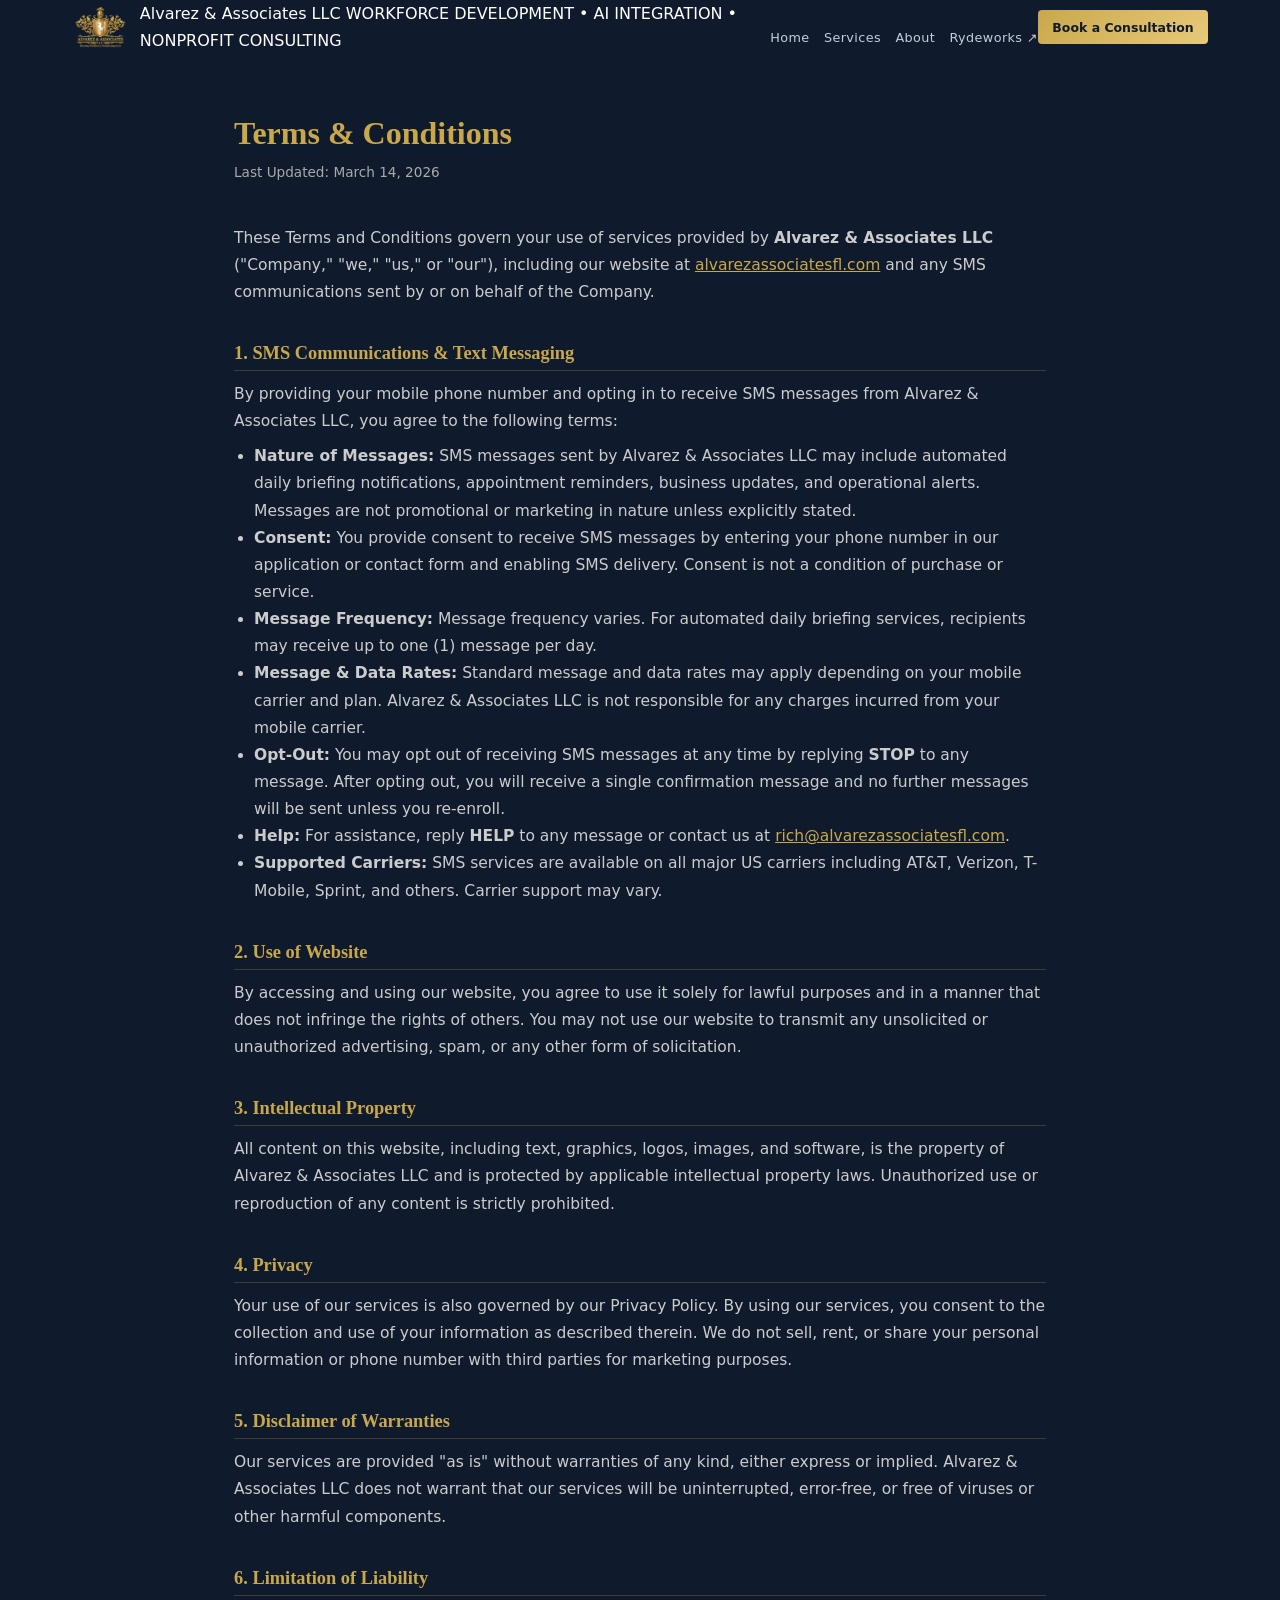
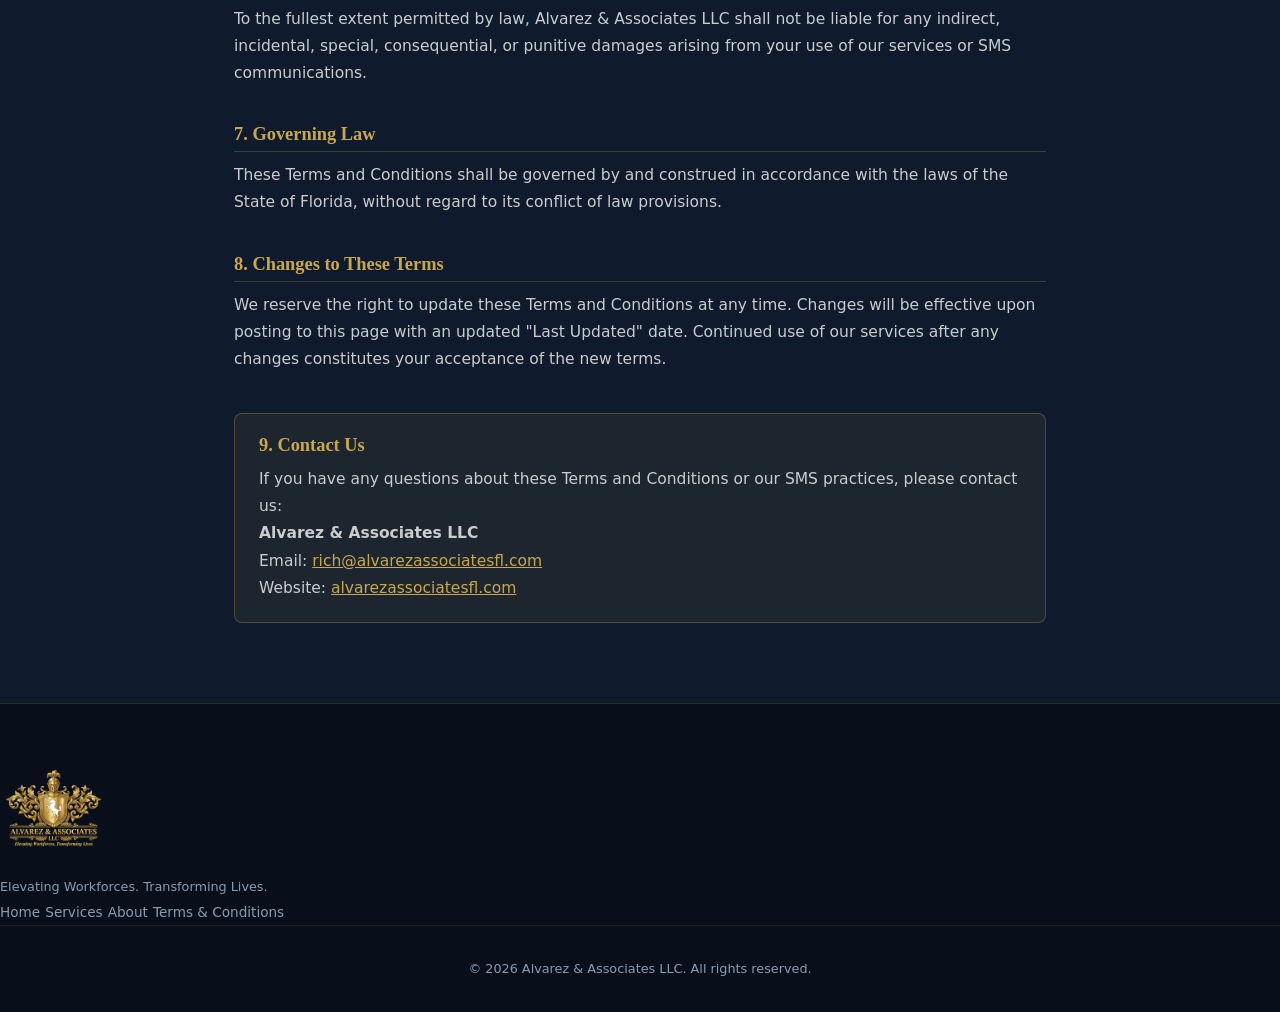
<file: terms.html>
<!DOCTYPE html>
<html lang="en">
<head>
  <meta charset="UTF-8" />
  <meta name="viewport" content="width=device-width, initial-scale=1.0" />
  <title>Terms & Conditions | Alvarez & Associates LLC</title>
  <link rel="stylesheet" href="styles.css" />
  <style>
    .terms-page {
      max-width: 860px;
      margin: 0 auto;
      padding: 60px 24px 80px;
      color: #e8e8e8;
    }
    .terms-page h1 {
      font-size: 2rem;
      color: #c9a84c;
      margin-bottom: 8px;
    }
    .terms-page .last-updated {
      font-size: 0.85rem;
      color: #aaa;
      margin-bottom: 40px;
    }
    .terms-page h2 {
      font-size: 1.15rem;
      color: #c9a84c;
      margin-top: 36px;
      margin-bottom: 10px;
      border-bottom: 1px solid rgba(201,168,76,0.25);
      padding-bottom: 6px;
    }
    .terms-page p, .terms-page li {
      font-size: 0.97rem;
      line-height: 1.75;
      color: #ccc;
    }
    .terms-page ul {
      padding-left: 20px;
      margin-top: 8px;
    }
    .terms-page a {
      color: #c9a84c;
      text-decoration: underline;
    }
    .terms-page .contact-box {
      background: rgba(201,168,76,0.08);
      border: 1px solid rgba(201,168,76,0.3);
      border-radius: 8px;
      padding: 20px 24px;
      margin-top: 40px;
    }
  </style>
</head>
<body>
  <!-- Navigation -->
  <nav class="nav-container">
    <div class="nav-logo">
      <img src="AlvarezandAssoc.GoldLogoTransparent.png" alt="Alvarez & Associates LLC Logo" class="logo-crest" />
      <div class="nav-brand">
        <span class="nav-brand-name">Alvarez &amp; Associates LLC</span>
        <span class="nav-tagline">WORKFORCE DEVELOPMENT &bull; AI INTEGRATION &bull; NONPROFIT CONSULTING</span>
      </div>
    </div>
    <div class="nav-links">
      <a href="index.html">Home</a>
      <a href="index.html#services">Services</a>
      <a href="index.html#about">About</a>
      <a href="index.html#rydeworks" class="nav-rydeworks">Rydeworks &#8599;</a>
    </div>
    <a href="index.html#contact" class="nav-cta">Book a Consultation</a>
  </nav>

  <!-- Terms Content -->
  <main class="terms-page">
    <h1>Terms &amp; Conditions</h1>
    <p class="last-updated">Last Updated: March 14, 2026</p>

    <p>These Terms and Conditions govern your use of services provided by <strong>Alvarez &amp; Associates LLC</strong> ("Company," "we," "us," or "our"), including our website at <a href="https://alvarezassociatesfl.com">alvarezassociatesfl.com</a> and any SMS communications sent by or on behalf of the Company.</p>

    <h2>1. SMS Communications &amp; Text Messaging</h2>
    <p>By providing your mobile phone number and opting in to receive SMS messages from Alvarez &amp; Associates LLC, you agree to the following terms:</p>
    <ul>
      <li><strong>Nature of Messages:</strong> SMS messages sent by Alvarez &amp; Associates LLC may include automated daily briefing notifications, appointment reminders, business updates, and operational alerts. Messages are not promotional or marketing in nature unless explicitly stated.</li>
      <li><strong>Consent:</strong> You provide consent to receive SMS messages by entering your phone number in our application or contact form and enabling SMS delivery. Consent is not a condition of purchase or service.</li>
      <li><strong>Message Frequency:</strong> Message frequency varies. For automated daily briefing services, recipients may receive up to one (1) message per day.</li>
      <li><strong>Message &amp; Data Rates:</strong> Standard message and data rates may apply depending on your mobile carrier and plan. Alvarez &amp; Associates LLC is not responsible for any charges incurred from your mobile carrier.</li>
      <li><strong>Opt-Out:</strong> You may opt out of receiving SMS messages at any time by replying <strong>STOP</strong> to any message. After opting out, you will receive a single confirmation message and no further messages will be sent unless you re-enroll.</li>
      <li><strong>Help:</strong> For assistance, reply <strong>HELP</strong> to any message or contact us at <a href="mailto:rich@alvarezassociatesfl.com">rich@alvarezassociatesfl.com</a>.</li>
      <li><strong>Supported Carriers:</strong> SMS services are available on all major US carriers including AT&amp;T, Verizon, T-Mobile, Sprint, and others. Carrier support may vary.</li>
    </ul>

    <h2>2. Use of Website</h2>
    <p>By accessing and using our website, you agree to use it solely for lawful purposes and in a manner that does not infringe the rights of others. You may not use our website to transmit any unsolicited or unauthorized advertising, spam, or any other form of solicitation.</p>

    <h2>3. Intellectual Property</h2>
    <p>All content on this website, including text, graphics, logos, images, and software, is the property of Alvarez &amp; Associates LLC and is protected by applicable intellectual property laws. Unauthorized use or reproduction of any content is strictly prohibited.</p>

    <h2>4. Privacy</h2>
    <p>Your use of our services is also governed by our Privacy Policy. By using our services, you consent to the collection and use of your information as described therein. We do not sell, rent, or share your personal information or phone number with third parties for marketing purposes.</p>

    <h2>5. Disclaimer of Warranties</h2>
    <p>Our services are provided "as is" without warranties of any kind, either express or implied. Alvarez &amp; Associates LLC does not warrant that our services will be uninterrupted, error-free, or free of viruses or other harmful components.</p>

    <h2>6. Limitation of Liability</h2>
    <p>To the fullest extent permitted by law, Alvarez &amp; Associates LLC shall not be liable for any indirect, incidental, special, consequential, or punitive damages arising from your use of our services or SMS communications.</p>

    <h2>7. Governing Law</h2>
    <p>These Terms and Conditions shall be governed by and construed in accordance with the laws of the State of Florida, without regard to its conflict of law provisions.</p>

    <h2>8. Changes to These Terms</h2>
    <p>We reserve the right to update these Terms and Conditions at any time. Changes will be effective upon posting to this page with an updated "Last Updated" date. Continued use of our services after any changes constitutes your acceptance of the new terms.</p>

    <div class="contact-box">
      <h2 style="margin-top:0; border:none; padding:0;">9. Contact Us</h2>
      <p>If you have any questions about these Terms and Conditions or our SMS practices, please contact us:</p>
      <p>
        <strong>Alvarez &amp; Associates LLC</strong><br />
        Email: <a href="mailto:rich@alvarezassociatesfl.com">rich@alvarezassociatesfl.com</a><br />
        Website: <a href="https://alvarezassociatesfl.com">alvarezassociatesfl.com</a>
      </p>
    </div>
  </main>

  <!-- Footer -->
  <footer class="footer">
    <div class="footer-content">
      <div class="footer-brand">
        <img src="AlvarezandAssoc.GoldLogoTransparent.png" alt="Alvarez & Associates LLC" class="footer-logo" />
        <p class="footer-tagline">Elevating Workforces. Transforming Lives.</p>
      </div>
      <div class="footer-links">
        <a href="index.html">Home</a>
        <a href="index.html#services">Services</a>
        <a href="index.html#about">About</a>
        <a href="terms.html">Terms &amp; Conditions</a>
      </div>
    </div>
    <div class="footer-bottom">
      <p>&copy; 2026 Alvarez &amp; Associates LLC. All rights reserved.</p>
    </div>
  </footer>
</body>
</html>
</file>
<file: styles.css>
/* ===========================
   ALVAREZ & ASSOCIATES LLC
   Premium Gold & Navy Theme
   =========================== */

:root {
  --gold: #C9A84C;
  --gold-light: #E8C97A;
  --gold-dark: #A07830;
  --navy: #0F1B2D;
  --navy-mid: #1A2B42;
  --navy-light: #243550;
  --white: #FFFFFF;
  --off-white: #F8F6F1;
  --text-light: #8A9BB0;
  --text-mid: #C5CDD8;
  --border: rgba(201, 168, 76, 0.2);
  --font-serif: 'Cormorant Garamond', Georgia, serif;
  --font-sans: 'Inter', system-ui, sans-serif;
  --radius: 4px;
  --shadow: 0 4px 24px rgba(0,0,0,0.15);
  --shadow-gold: 0 4px 24px rgba(201, 168, 76, 0.2);
}

*, *::before, *::after { box-sizing: border-box; margin: 0; padding: 0; }

html { scroll-behavior: smooth; }

body {
  font-family: var(--font-sans);
  background: var(--navy);
  color: var(--white);
  line-height: 1.7;
  overflow-x: hidden;
}

.container {
  max-width: 1200px;
  margin: 0 auto;
  padding: 0 2rem;
}

/* ===========================
   TYPOGRAPHY
   =========================== */
h1, h2, h3 { font-family: var(--font-serif); font-weight: 600; line-height: 1.2; }
.gold { color: var(--gold); }
a { color: inherit; text-decoration: none; }

/* ===========================
   BUTTONS
   =========================== */
.btn {
  display: inline-block;
  padding: 0.85rem 2rem;
  border-radius: var(--radius);
  font-family: var(--font-sans);
  font-size: 0.875rem;
  font-weight: 500;
  letter-spacing: 0.05em;
  text-transform: uppercase;
  cursor: pointer;
  transition: all 0.3s ease;
  border: none;
}
.btn-gold {
  background: linear-gradient(135deg, var(--gold), var(--gold-light));
  color: var(--navy);
  box-shadow: var(--shadow-gold);
}
.btn-gold:hover {
  background: linear-gradient(135deg, var(--gold-light), var(--gold));
  transform: translateY(-2px);
  box-shadow: 0 8px 32px rgba(201, 168, 76, 0.35);
}
.btn-outline {
  background: transparent;
  color: var(--white);
  border: 1px solid rgba(255,255,255,0.4);
}
.btn-outline:hover {
  border-color: var(--gold);
  color: var(--gold);
  transform: translateY(-2px);
}
.btn-full { width: 100%; text-align: center; }

/* ===========================
   NAVBAR
   =========================== */
.navbar {
  position: fixed;
  top: 0; left: 0; right: 0;
  z-index: 1000;
  height: 80px;
  transition: all 0.3s ease;
  background: transparent;
}
.navbar.scrolled {
  background: rgba(15, 27, 45, 0.97);
  backdrop-filter: blur(12px);
  box-shadow: 0 2px 20px rgba(0,0,0,0.3);
  border-bottom: 1px solid var(--border);
}
.nav-container {
  max-width: 1200px;
  height: 100%;
  margin: 0 auto;
  padding: 0 2rem;
  display: flex;
  align-items: center;
  justify-content: space-between;
}
/* Horizontal wordmark */
.nav-logo { display: flex; align-items: center; gap: 0.75rem; text-decoration: none; height: 100%; }
.logo-crest { height: 42px; width: auto; object-fit: contain; flex-shrink: 0; background: transparent; }
.logo-text { display: flex; flex-direction: column; justify-content: center; }
.logo-name {
  font-family: var(--font-serif);
  font-size: 1.2rem;
  font-weight: 700;
  color: var(--gold);
  line-height: 1.1;
  letter-spacing: 0.02em;
  white-space: nowrap;
}
.logo-sub {
  font-family: var(--font-sans);
  font-size: 0.6rem;
  font-weight: 400;
  color: var(--text-mid);
  letter-spacing: 0.08em;
  text-transform: uppercase;
  margin-top: 0.2rem;
  white-space: nowrap;
}
.nav-links {
  display: flex;
  align-items: center;
  gap: 0.9rem;
  list-style: none;
  flex-wrap: nowrap;
  flex-shrink: 0;
  padding-top: 22px;
}
.nav-links li {
  display: flex;
  align-items: center;
}
.nav-links a {
  font-size: 0.8rem;
  font-weight: 500;
  letter-spacing: 0.03em;
  color: var(--text-mid);
  transition: color 0.2s;
  white-space: nowrap;
}
.nav-links a:hover { color: var(--gold); }
.nav-cta {
  background: linear-gradient(135deg, var(--gold), var(--gold-light)) !important;
  color: var(--navy) !important;
  padding: 0.4rem 0.9rem !important;
  border-radius: var(--radius);
  font-weight: 600 !important;
  white-space: nowrap;
  font-size: 0.78rem !important;
  height: auto !important;
  display: inline-flex !important;
  align-items: center !important;
}
.nav-cta:hover { opacity: 0.9; transform: translateY(-1px); }
.nav-toggle {
  display: none;
  flex-direction: column;
  gap: 5px;
  background: none;
  border: none;
  cursor: pointer;
  padding: 4px;
}
.nav-toggle span {
  display: block;
  width: 24px;
  height: 2px;
  background: var(--white);
  transition: all 0.3s;
}

/* ===========================
   HERO
   =========================== */
.hero {
  min-height: 100vh;
  display: flex;
  align-items: center;
  position: relative;
  background: linear-gradient(135deg, var(--navy) 0%, var(--navy-mid) 50%, #0A1520 100%);
  overflow: hidden;
}
.hero::before {
  content: '';
  position: absolute;
  inset: 0;
  background:
    radial-gradient(ellipse 60% 50% at 70% 50%, rgba(201, 168, 76, 0.07) 0%, transparent 70%),
    radial-gradient(ellipse 40% 60% at 20% 80%, rgba(201, 168, 76, 0.05) 0%, transparent 60%);
}
.hero::after {
  content: '';
  position: absolute;
  top: -50%;
  right: -20%;
  width: 700px;
  height: 700px;
  border: 1px solid rgba(201, 168, 76, 0.08);
  border-radius: 50%;
}
.hero-overlay {
  position: absolute;
  inset: 0;
  background: url('https://d2xsxph8kpxj0f.cloudfront.net/310519663333346691/kBjZ5CbguNth9oC5Zrke9i/AlvarezandAssoc.GoldLogoTransparent_c5e30b00.png') center/400px no-repeat;
  opacity: 0.03;
}
.hero-content {
  position: relative;
  z-index: 2;
  max-width: 780px;
  padding: 2rem 2rem 3rem;
  margin: 0 auto;
  text-align: center;
}
.hero-badge {
  display: inline-block;
  padding: 0.4rem 1.2rem;
  border: 1px solid rgba(201,168,76,0.5);
  border-radius: 100px;
  font-size: 0.75rem;
  letter-spacing: 0.12em;
  text-transform: uppercase;
  color: var(--gold-light);
  margin-bottom: 1.5rem;
  background: rgba(201,168,76,0.08);
}
.hero-title {
  font-size: clamp(2.8rem, 6vw, 5rem);
  font-weight: 700;
  margin-bottom: 1.5rem;
  line-height: 1.1;
}
.hero-subtitle {
  font-size: 1.1rem;
  color: var(--text-mid);
  max-width: 600px;
  margin: 0 auto 2.5rem;
  line-height: 1.8;
}
.hero-actions {
  display: flex;
  gap: 1rem;
  justify-content: center;
  flex-wrap: wrap;
}
.hero-scroll {
  position: absolute;
  bottom: 2rem;
  left: 50%;
  transform: translateX(-50%);
  display: flex;
  flex-direction: column;
  align-items: center;
  gap: 0.5rem;
  font-size: 0.7rem;
  letter-spacing: 0.1em;
  text-transform: uppercase;
  color: var(--text-light);
  z-index: 2;
}
.scroll-line {
  width: 1px;
  height: 40px;
  background: linear-gradient(to bottom, var(--gold), transparent);
  animation: scrollPulse 2s ease-in-out infinite;
}
@keyframes scrollPulse {
  0%, 100% { opacity: 0.4; transform: scaleY(1); }
  50% { opacity: 1; transform: scaleY(1.2); }
}

/* ===========================
   INTRO STRIP
   =========================== */
.intro-strip {
  background: var(--navy-mid);
  border-top: 1px solid var(--border);
  border-bottom: 1px solid var(--border);
  padding: 3rem 0;
}
.intro-grid {
  display: grid;
  grid-template-columns: repeat(4, 1fr);
  gap: 2rem;
  text-align: center;
}
.intro-number {
  font-family: var(--font-serif);
  font-size: 3rem;
  font-weight: 700;
  color: var(--gold);
  line-height: 1;
  margin-bottom: 0.5rem;
}
.intro-label {
  font-size: 0.8rem;
  color: var(--text-mid);
  line-height: 1.4;
}

/* ===========================
   SECTION HEADERS
   =========================== */
.section-header {
  text-align: center;
  max-width: 680px;
  margin: 0 auto 4rem;
}
.section-tag {
  display: inline-block;
  font-size: 0.7rem;
  letter-spacing: 0.15em;
  text-transform: uppercase;
  color: var(--gold);
  margin-bottom: 1rem;
  padding-bottom: 0.5rem;
  border-bottom: 1px solid var(--border);
}
.section-title {
  font-size: clamp(2rem, 4vw, 3rem);
  margin-bottom: 1rem;
}
.section-subtitle {
  color: var(--text-mid);
  font-size: 1rem;
  line-height: 1.8;
}

/* ===========================
   SERVICES
   =========================== */
.services {
  padding: 7rem 0;
  background: var(--navy);
}
.services-tracks {
  display: grid;
  grid-template-columns: 1fr 1fr;
  gap: 2rem;
}
.track-card {
  background: var(--navy-mid);
  border: 1px solid var(--border);
  border-radius: 8px;
  overflow: hidden;
}
.track-header {
  padding: 2.5rem;
  text-align: center;
  border-bottom: 1px solid var(--border);
}
.track-header.nonprofit {
  background: linear-gradient(135deg, rgba(201, 168, 76, 0.1), rgba(201, 168, 76, 0.05));
}
.track-header.business {
  background: linear-gradient(135deg, rgba(36, 53, 80, 0.8), rgba(26, 43, 66, 0.8));
}
.track-icon { font-size: 2.5rem; margin-bottom: 1rem; }
.track-header h3 {
  font-family: var(--font-serif);
  font-size: 1.75rem;
  color: var(--gold);
  margin-bottom: 0.75rem;
}
.track-header p { color: var(--text-mid); font-size: 0.9rem; }
.service-list {
  list-style: none;
  padding: 1.5rem;
  display: flex;
  flex-direction: column;
  gap: 0;
}
.service-list li {
  display: flex;
  gap: 1rem;
  padding: 1.25rem 0;
  border-bottom: 1px solid rgba(201, 168, 76, 0.08);
  align-items: flex-start;
}
.service-list li:last-child { border-bottom: none; }
.service-icon { font-size: 1.25rem; flex-shrink: 0; margin-top: 0.1rem; }
.service-list strong {
  display: block;
  font-size: 0.95rem;
  font-weight: 600;
  color: var(--white);
  margin-bottom: 0.25rem;
}
.service-list span {
  font-size: 0.82rem;
  color: var(--text-light);
  line-height: 1.6;
}

/* ===========================
   ABOUT
   =========================== */
.about {
  padding: 7rem 0;
  background: var(--navy-mid);
  border-top: 1px solid var(--border);
  border-bottom: 1px solid var(--border);
}
.about-grid {
  display: grid;
  grid-template-columns: 400px 1fr;
  gap: 5rem;
  align-items: start;
}
.about-image-wrap { position: sticky; top: 6rem; }
.about-image-frame {
  position: relative;
  border-radius: 8px;
  overflow: hidden;
  box-shadow: var(--shadow);
}
.about-image-frame::before {
  content: '';
  position: absolute;
  inset: 0;
  border: 2px solid var(--gold);
  border-radius: 8px;
  z-index: 1;
  opacity: 0.4;
}
.about-photo {
  width: 100%;
  display: block;
  filter: grayscale(10%);
}
.about-credentials {
  display: grid;
  grid-template-columns: 1fr 1fr;
  gap: 1rem;
  margin-top: 1.5rem;
}
.credential {
  background: var(--navy);
  border: 1px solid var(--border);
  border-radius: var(--radius);
  padding: 1rem;
  text-align: center;
}
.credential strong {
  display: block;
  font-family: var(--font-serif);
  font-size: 1.5rem;
  color: var(--gold);
  margin-bottom: 0.25rem;
}
.credential span { font-size: 0.72rem; color: var(--text-mid); line-height: 1.4; }
.about-content .section-tag { display: block; margin-bottom: 0.75rem; }
.about-content .section-title { text-align: left; margin-bottom: 1.5rem; }
.about-content p {
  color: var(--text-mid);
  margin-bottom: 1.25rem;
  font-size: 0.95rem;
  line-height: 1.9;
}
.about-content p strong { color: var(--white); }
.about-content p em { color: var(--gold); font-style: italic; }
.about-roles {
  display: flex;
  flex-wrap: wrap;
  gap: 0.75rem;
  margin-top: 2rem;
}
.role-badge {
  padding: 0.4rem 1rem;
  border: 1px solid var(--border);
  border-radius: 100px;
  font-size: 0.75rem;
  color: var(--gold);
  letter-spacing: 0.03em;
}

/* ===========================
   FEATURED SERVICE
   =========================== */
.featured-service {
  padding: 6rem 0;
  background: linear-gradient(135deg, var(--navy-light) 0%, var(--navy) 100%);
  border-bottom: 1px solid var(--border);
}
.featured-inner {
  max-width: 760px;
  margin: 0 auto;
  text-align: center;
}
.featured-badge {
  display: inline-block;
  background: rgba(201, 168, 76, 0.15);
  color: var(--gold);
  border: 1px solid var(--border);
  padding: 0.3rem 1rem;
  border-radius: 100px;
  font-size: 0.7rem;
  letter-spacing: 0.12em;
  text-transform: uppercase;
  margin-bottom: 1.5rem;
}
.featured-inner h2 {
  font-size: clamp(1.8rem, 3.5vw, 2.8rem);
  margin-bottom: 1.5rem;
}
.featured-inner p {
  color: var(--text-mid);
  margin-bottom: 1.25rem;
  font-size: 0.95rem;
  line-height: 1.9;
}
.featured-inner .btn { margin-top: 1rem; }

/* ===========================
   RYDEWORKS SECTION
   =========================== */
.rydeworks-section {
  background: linear-gradient(135deg, #0A1628 0%, #0F2040 60%, #0A1628 100%);
  border-top: 1px solid rgba(0,212,200,0.2);
  border-bottom: 1px solid rgba(0,212,200,0.2);
  position: relative;
  overflow: hidden;
}
.rydeworks-section::before {
  content: '';
  position: absolute;
  top: 50%; left: 50%;
  transform: translate(-50%, -50%);
  width: 600px; height: 300px;
  background: radial-gradient(ellipse, rgba(0,212,200,0.06) 0%, transparent 70%);
  pointer-events: none;
}
.rydeworks-logo-wrap {
  display: flex;
  align-items: center;
  justify-content: center;
  margin-bottom: 1.5rem;
}
.rydeworks-features {
  display: flex;
  flex-wrap: wrap;
  gap: 10px;
  justify-content: center;
  margin: 1.5rem 0 2rem;
}
.rw-feature {
  background: rgba(0,212,200,0.08);
  border: 1px solid rgba(0,212,200,0.2);
  color: rgba(255,255,255,0.85);
  padding: 6px 16px;
  border-radius: 100px;
  font-size: 0.85rem;
  font-family: var(--font-sans);
}

/* ===========================
   CONTACT
   =========================== */
.contact {
  padding: 7rem 0;
  background: var(--navy);
}
.contact-grid {
  display: grid;
  grid-template-columns: 1fr 1fr;
  gap: 4rem;
  align-items: start;
}
.contact-info { display: flex; flex-direction: column; gap: 1.5rem; }
.contact-item {
  display: flex;
  gap: 1rem;
  align-items: flex-start;
}
.contact-icon { font-size: 1.25rem; flex-shrink: 0; }
.contact-item strong {
  display: block;
  font-size: 0.75rem;
  letter-spacing: 0.08em;
  text-transform: uppercase;
  color: var(--gold);
  margin-bottom: 0.25rem;
}
.contact-item a, .contact-item span {
  font-size: 0.9rem;
  color: var(--text-mid);
}
.contact-item a:hover { color: var(--gold); }
.booking-cta {
  margin-top: 1rem;
  padding: 2rem;
  background: var(--navy-mid);
  border: 1px solid var(--border);
  border-radius: 8px;
}
.booking-cta h3 {
  font-family: var(--font-serif);
  font-size: 1.5rem;
  color: var(--gold);
  margin-bottom: 0.75rem;
}
.booking-cta p { font-size: 0.875rem; color: var(--text-mid); margin-bottom: 1.5rem; line-height: 1.7; }
.cal-placeholder {
  text-align: center;
  padding: 2rem;
  border: 1px dashed var(--border);
  border-radius: var(--radius);
}
.cal-icon { font-size: 2rem; margin-bottom: 0.75rem; }
.cal-placeholder p { font-size: 0.82rem; color: var(--text-light); margin-bottom: 1.25rem; }

/* CONTACT FORM */
.contact-form-wrap {
  background: var(--navy-mid);
  border: 1px solid var(--border);
  border-radius: 8px;
  padding: 2.5rem;
}
.contact-form h3 {
  font-family: var(--font-serif);
  font-size: 1.75rem;
  margin-bottom: 1.75rem;
  color: var(--gold);
}
.form-group { margin-bottom: 1.25rem; }
.form-group label {
  display: block;
  font-size: 0.75rem;
  font-weight: 500;
  letter-spacing: 0.06em;
  text-transform: uppercase;
  color: var(--text-mid);
  margin-bottom: 0.5rem;
}
.form-group input,
.form-group select,
.form-group textarea {
  width: 100%;
  background: var(--navy);
  border: 1px solid rgba(201, 168, 76, 0.2);
  border-radius: var(--radius);
  padding: 0.75rem 1rem;
  color: var(--white);
  font-family: var(--font-sans);
  font-size: 0.9rem;
  transition: border-color 0.2s;
  outline: none;
}
.form-group input:focus,
.form-group select:focus,
.form-group textarea:focus { border-color: var(--gold); }
.form-group select option { background: var(--navy); }
.form-group textarea { resize: vertical; }
.form-success {
  display: none;
  margin-top: 1rem;
  padding: 1rem;
  background: rgba(201, 168, 76, 0.1);
  border: 1px solid var(--border);
  border-radius: var(--radius);
  text-align: center;
  color: var(--gold);
  font-size: 0.875rem;
}

/* ===========================
   FOOTER
   =========================== */
.footer {
  background: #080F1A;
  border-top: 1px solid var(--border);
  padding: 4rem 0 2rem;
}
.footer-grid {
  display: grid;
  grid-template-columns: 2fr 1fr 1fr;
  gap: 3rem;
  margin-bottom: 3rem;
}
.footer-logo { height: 80px; width: auto; margin-bottom: 1rem; }

/* Hero logo */
.hero-logo-wrap { margin-bottom: 1.5rem; }
.hero-logo-img { height: 220px; width: auto; max-width: 500px; object-fit: contain; filter: drop-shadow(0 4px 24px rgba(201,168,76,0.3)); }
.footer-brand p { font-size: 0.875rem; color: var(--text-light); line-height: 1.7; }
.footer-tagline { margin-top: 0.25rem; font-size: 0.8rem !important; color: var(--text-light) !important; }
.footer-links h4 {
  font-size: 0.7rem;
  letter-spacing: 0.12em;
  text-transform: uppercase;
  color: var(--gold);
  margin-bottom: 1.25rem;
}
.footer-links ul { list-style: none; display: flex; flex-direction: column; gap: 0.6rem; }
.footer-links a { font-size: 0.85rem; color: var(--text-light); transition: color 0.2s; }
.footer-links a:hover { color: var(--gold); }
.footer-bottom {
  padding-top: 2rem;
  border-top: 1px solid rgba(201, 168, 76, 0.1);
  text-align: center;
  font-size: 0.8rem;
  color: var(--text-light);
}

/* Cal.com booking buttons */
.cal-buttons {
  display: flex;
  flex-direction: column;
  gap: 0.75rem;
  margin-top: 1.25rem;
}
.cal-buttons .btn {
  display: flex;
  justify-content: space-between;
  align-items: center;
  text-align: left;
}
.meeting-duration {
  font-size: 0.75rem;
  font-weight: 400;
  opacity: 0.8;
  background: rgba(255,255,255,0.15);
  padding: 0.15rem 0.5rem;
  border-radius: 100px;
  margin-left: 0.75rem;
  white-space: nowrap;
}

/* ===========================
   RESPONSIVE
   =========================== */
@media (max-width: 1024px) {
  .about-grid { grid-template-columns: 1fr; }
  .about-image-wrap { position: static; max-width: 400px; }
  .services-tracks { grid-template-columns: 1fr; }
  .intro-grid { grid-template-columns: repeat(2, 1fr); }
}

@media (max-width: 768px) {
  .nav-container { padding: 0 1rem; overflow: hidden; }
  .nav-logo { gap: 0.5rem; min-width: 0; flex-shrink: 1; overflow: hidden; }
  .logo-crest { height: 44px; flex-shrink: 0; }
  .logo-text { min-width: 0; overflow: hidden; }
  .logo-name { font-size: 1.1rem; white-space: nowrap; overflow: hidden; text-overflow: ellipsis; max-width: 55vw; }
  .logo-sub { display: none; }
  .hero-content { padding-top: 5rem; }
  .hero-badge { font-size: 0.65rem; padding: 0.35rem 0.9rem; }
  .nav-links {
    display: none;
    position: fixed;
    top: 0; left: 0; right: 0; bottom: 0;
    background: var(--navy);
    flex-direction: column;
    justify-content: center;
    align-items: center;
    gap: 2rem;
    z-index: 999;
  }
  .nav-links.open { display: flex; }
  .nav-links a { font-size: 1.25rem; color: var(--white); font-weight: 600; letter-spacing: 0.05em; }
  .nav-links a:hover { color: var(--gold); }
  .nav-links .nav-cta { color: var(--navy) !important; }
  .nav-toggle { display: flex; z-index: 1000; flex-shrink: 0; }
  .contact-grid { grid-template-columns: 1fr; }
  .footer-grid { grid-template-columns: 1fr; }
  .intro-grid { grid-template-columns: repeat(2, 1fr); }
  .hero-actions { flex-direction: column; align-items: center; }
}

@media (max-width: 480px) {
  .intro-grid { grid-template-columns: 1fr 1fr; }
  .about-credentials { grid-template-columns: 1fr; }
}

/* ===========================
   GAINWORK SECTION
   =========================== */
.gainwork-section {
  background: linear-gradient(135deg, #0F1B2D 0%, #1A2B42 60%, #0F1B2D 100%);
  border-top: 1px solid rgba(201,168,76,0.2);
  border-bottom: 1px solid rgba(201,168,76,0.2);
  position: relative;
  overflow: hidden;
}
.gainwork-section::before {
  content: '';
  position: absolute;
  top: 50%; left: 50%;
  transform: translate(-50%, -50%);
  width: 600px; height: 300px;
  background: radial-gradient(ellipse, rgba(201,168,76,0.06) 0%, transparent 70%);
  pointer-events: none;
}
.gainwork-inner .rydeworks-features .rw-feature {
  background: rgba(201,168,76,0.08);
  border: 1px solid rgba(201,168,76,0.25);
  color: rgba(255,255,255,0.85);
}
.gainwork-logo-card {
  background: #fff;
  border-radius: 16px;
  padding: 1.5rem 2rem;
  display: inline-flex;
  align-items: center;
  justify-content: center;
  box-shadow: 0 8px 32px rgba(0,0,0,0.3);
}
.gainwork-logo-card img {
  height: 140px;
  width: auto;
  display: block;
}
</file>
